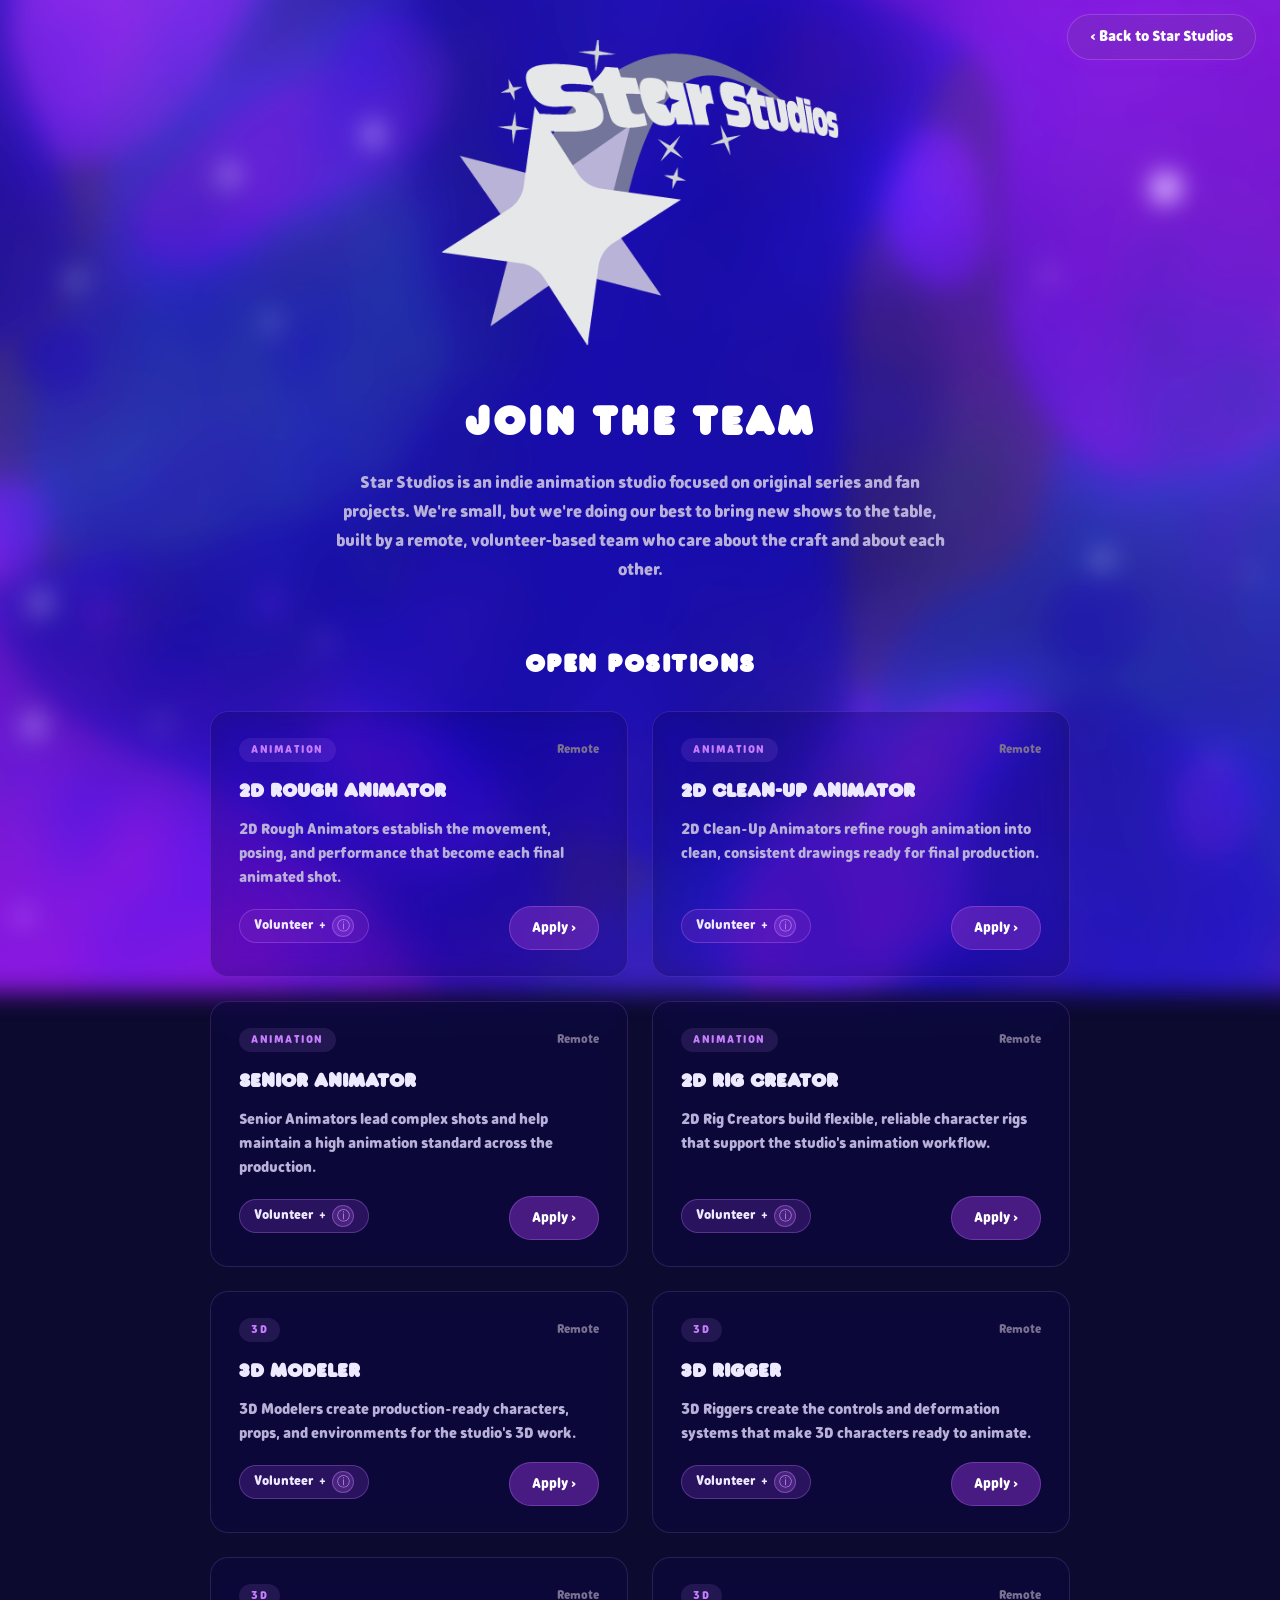
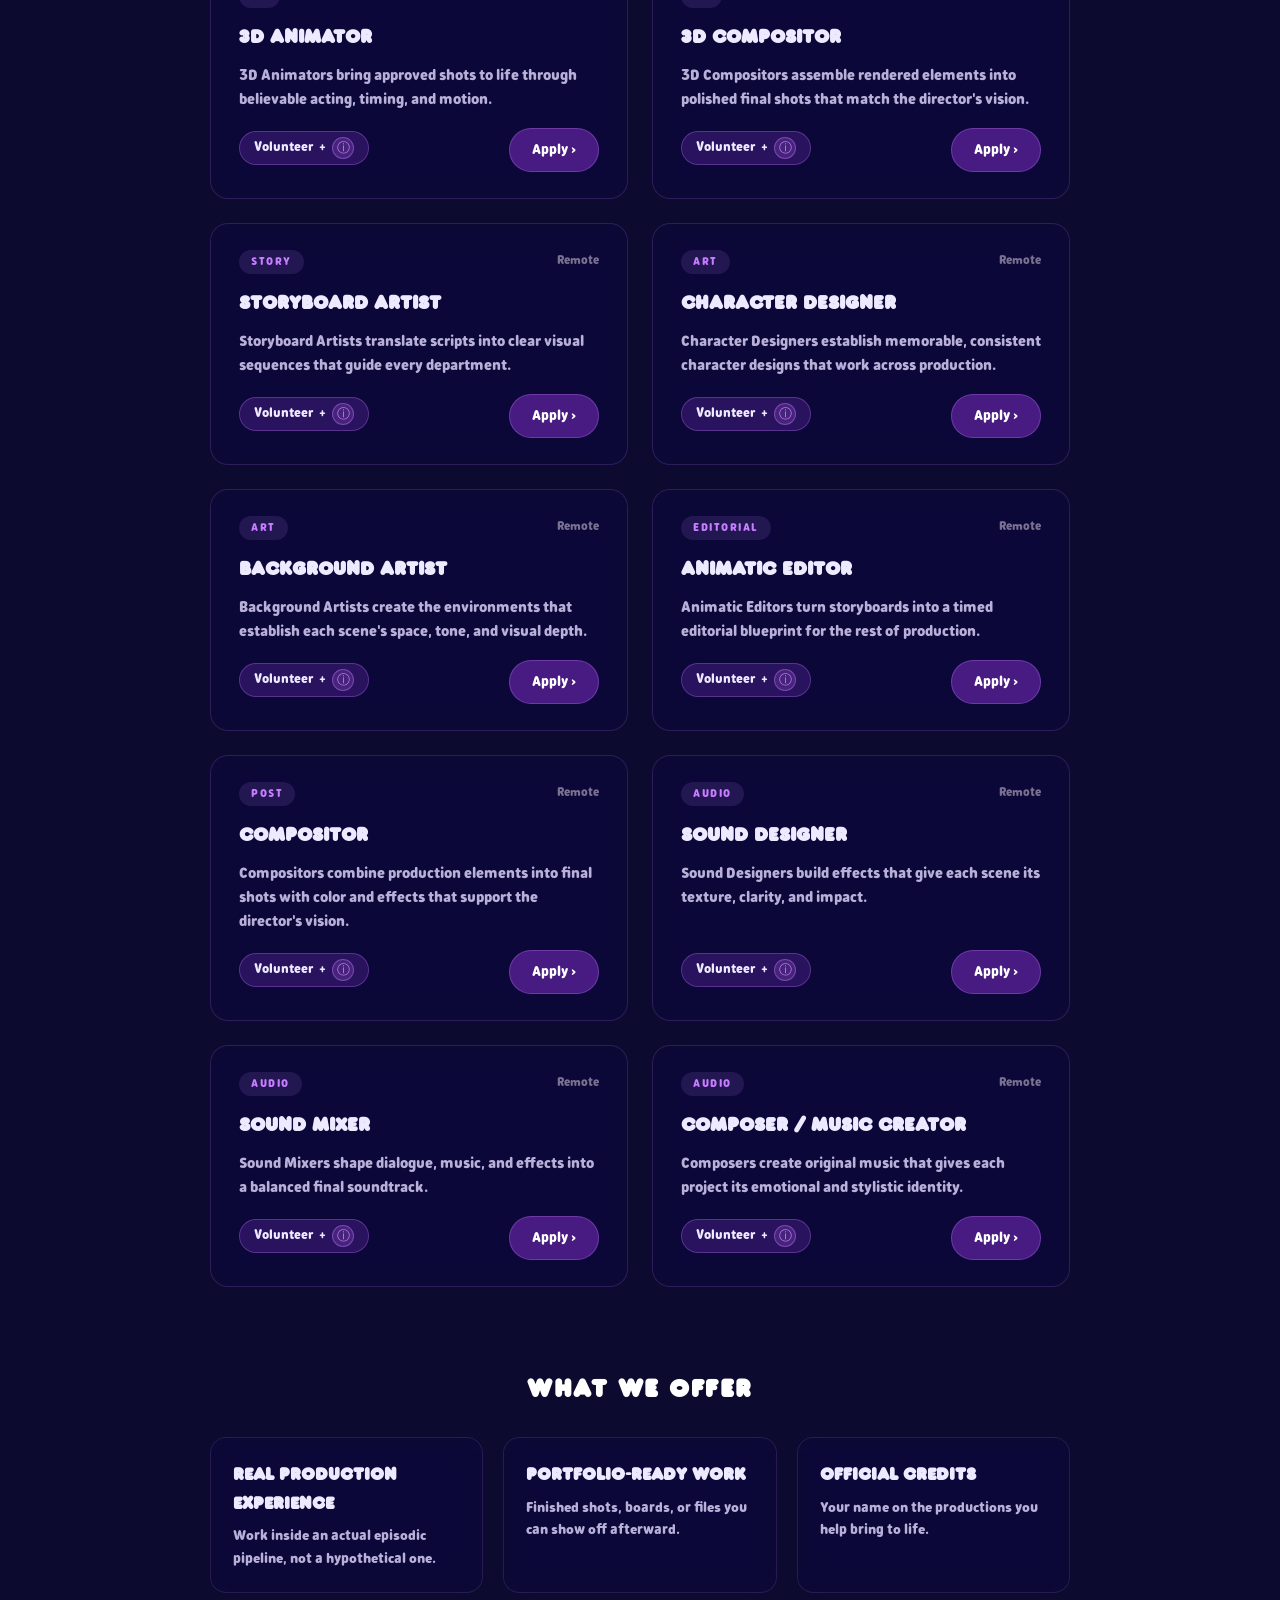
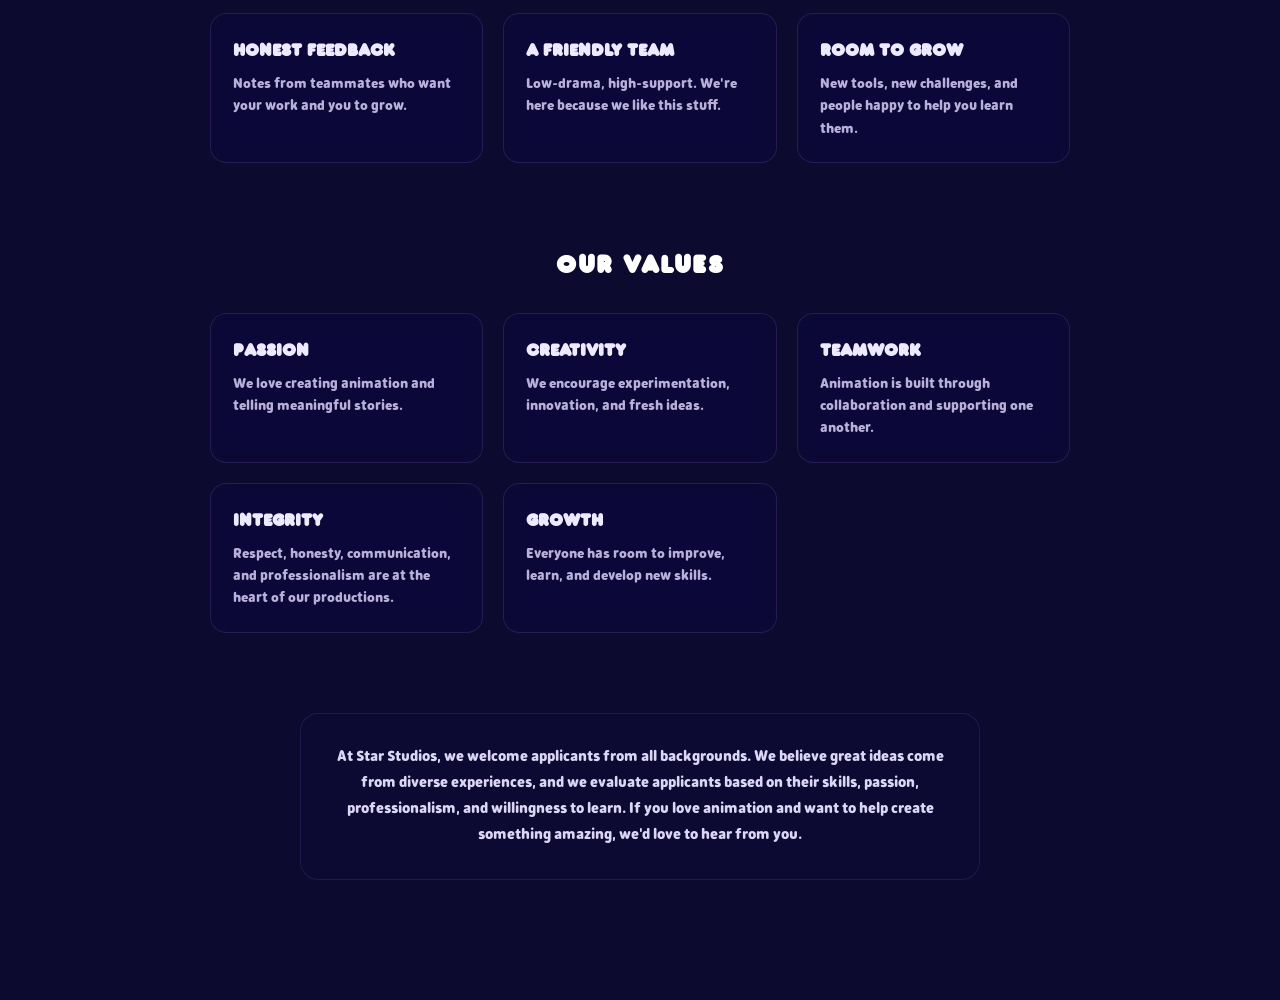
<file: careers/index.html>
<!DOCTYPE html>
<html lang="en">
<head>
    <meta charset="UTF-8">
    <link rel="icon" type="image/png" href="../favicon.png">
    <meta property="og:title" content="Careers - Star Studios">
    <meta property="og:description" content="Join the Star Studios team. Remote, volunteer-based positions across editorial, animation, art, voice, sound, and story.">
    <meta property="og:image" content="https://starstudiosproductionco.com/favicon.png">
    <meta property="og:url" content="https://starstudiosproductionco.com/careers">
    <meta property="og:type" content="website">
    <meta name="theme-color" content="#7B2CBF">
    <meta name="viewport" content="width=device-width, initial-scale=1.0">
    <title>Careers - Star Studios</title>
    <link rel="stylesheet" href="../styles.css">
    <link rel="stylesheet" href="careers.css">
</head>
<body>
    <div id="site-background" aria-hidden="true"></div>

    <nav class="topnav">
        <a href="../" class="topnav-btn">‹ Back to Star Studios</a>
    </nav>

    <div class="container">
        <header>
            <a href="../"><img src="../logo.png" alt="Studio Logo" class="logo"></a>
        </header>

        <section class="careers-hero">
            <h1>JOIN THE TEAM</h1>
            <p id="careers-about"></p>
        </section>

        <h2 class="careers-section-title">OPEN POSITIONS</h2>
        <section class="careers-list" id="careers-list">
            <!-- Career cards are rendered by careers-list.js -->
        </section>

        <h2 class="careers-section-title">WHAT WE OFFER</h2>
        <section class="offer-grid" id="offer-grid">
            <!-- Offer cards rendered by careers-list.js -->
        </section>

        <h2 class="careers-section-title">OUR VALUES</h2>
        <section class="values-grid" id="values-grid">
            <!-- Value cards rendered by careers-list.js -->
        </section>

        <div class="inclusivity-block" id="inclusivity-block"></div>
    </div>

    <script src="js/careers-data.js"></script>
    <script src="js/careers-common.js"></script>
    <script src="js/careers-list.js"></script>

</body>
</html>
</file>
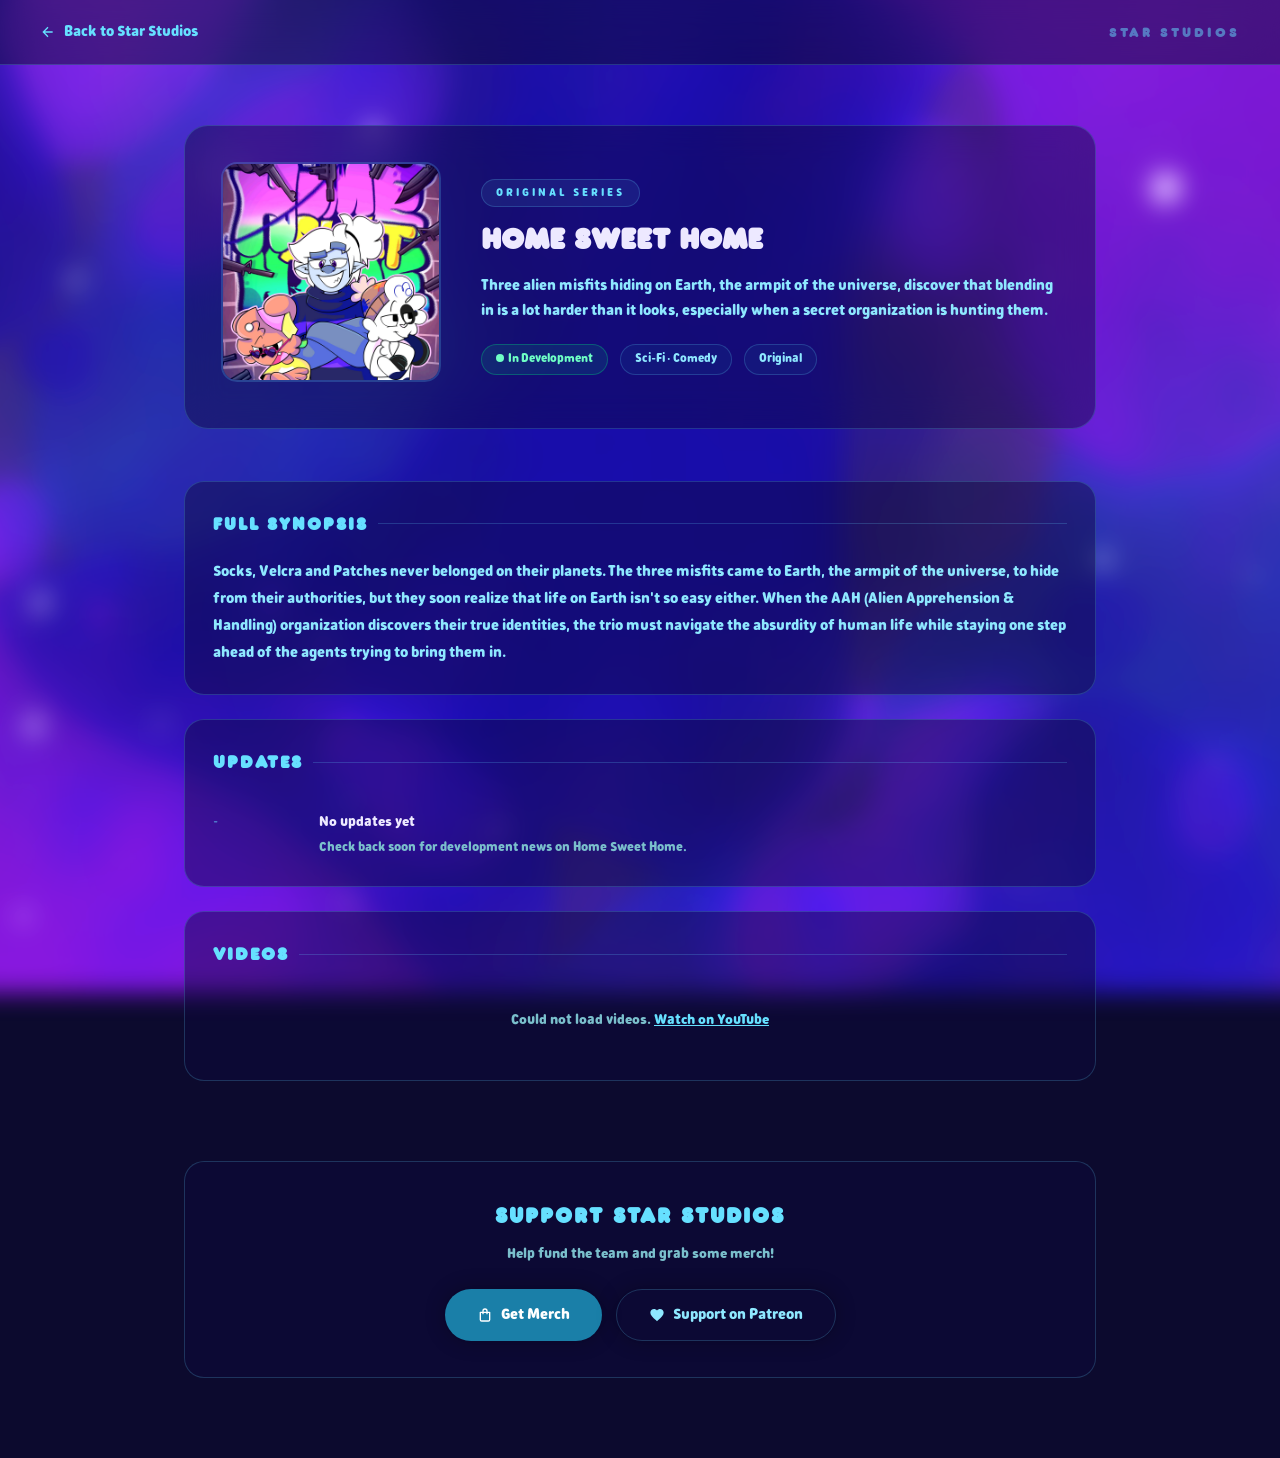
<file: HSH/index.html>
<!DOCTYPE html>
<html lang="en">
<head>
    <meta charset="UTF-8">
    <link rel="icon" type="image/png" href="../favicon.png">
    <meta name="viewport" content="width=device-width, initial-scale=1.0">
    <title>Home Sweet Home, Star Studios</title>
    <link rel="stylesheet" href="../styles.css">
    <style>
        :root {
            --accent: #66E0FF;
            --accent2: #1A7FA8;
            --border: rgba(102,224,255,0.2);
            --accent-dim: rgba(102,224,255,0.5);
            --accent-bg: rgba(102,224,255,0.08);
            --accent-bg2: rgba(26,127,168,0.1);
            --text-soft: #8EE8FF;
            --text-muted: #7ABFCC;
        }
/* ── Shared styles for all show pages ── */

@keyframes fadeInUp {
    from { opacity: 0; transform: translateY(20px); }
    to   { opacity: 1; transform: translateY(0); }
}

/* NAV */
.show-nav {
    position: relative;
    z-index: 10;
    display: flex;
    align-items: center;
    justify-content: space-between;
    padding: 20px 40px;
    border-bottom: 1px solid var(--border);
    backdrop-filter: blur(16px);
    background: rgba(12, 10, 46, 0.5);
}

.back-link {
    display: inline-flex;
    align-items: center;
    gap: 8px;
    color: var(--accent);
    text-decoration: none;
    font-size: 15px;
    transition: color 0.2s;
    font-family: 'Salda', Arial, sans-serif;
}
.back-link:hover { color: #fff; }

.nav-studio {
    font-family: 'Frank', Arial, sans-serif;
    font-size: 14px;
    letter-spacing: 3px;
    color: var(--accent-dim);
    text-transform: uppercase;
}

/* HERO */
.show-hero {
    position: relative;
    z-index: 1;
    max-width: 960px;
    margin: 0 auto;
    padding: 60px 24px 20px;
    animation: fadeInDown 0.6s ease-out;
}

.hero-inner {
    display: flex;
    align-items: center;
    gap: 40px;
    background: rgba(14, 11, 61, 0.45);
    border: 1px solid var(--border);
    border-radius: 24px;
    padding: 36px;
    backdrop-filter: blur(18px);
}

.hero-img { flex: 0 0 220px; }
.hero-img img {
    width: 220px;
    height: 220px;
    object-fit: cover;
    border-radius: 16px;
    border: 2px solid var(--border);
}

.hero-info { flex: 1; }

.show-tag {
    display: inline-block;
    font-size: 11px;
    letter-spacing: 3px;
    text-transform: uppercase;
    color: var(--accent);
    background: var(--accent-bg);
    border: 1px solid var(--border);
    border-radius: 20px;
    padding: 4px 14px;
    margin-bottom: 14px;
    font-family: 'Salda', Arial, sans-serif;
}

.hero-info h1 {
    font-family: 'Frank', Arial, sans-serif;
    font-size: 30px;
    line-height: 1.2;
    color: #EDE9FF;
    margin-bottom: 16px;
}

.hero-info p {
    font-size: 15px;
    color: var(--text-soft);
    line-height: 1.7;
}

.status-row {
    display: flex;
    gap: 12px;
    margin-top: 20px;
    flex-wrap: wrap;
}

.badge {
    font-size: 12px;
    padding: 5px 14px;
    border-radius: 20px;
    background: var(--accent-bg2);
    border: 1px solid var(--border);
    color: var(--text-soft);
    font-family: 'Salda', Arial, sans-serif;
}
.badge-green {
    background: rgba(0, 200, 120, 0.12);
    border-color: rgba(0, 200, 120, 0.35);
    color: #6EFFC5;
}
.badge-orange {
    background: rgba(255, 165, 0, 0.12);
    border-color: rgba(255, 165, 0, 0.35);
    color: #FFD080;
}

/* CONTENT GRID */
.show-content {
    position: relative;
    z-index: 1;
    max-width: 960px;
    margin: 0 auto;
    padding: 32px 24px 80px;
    display: grid;
    grid-template-columns: 1fr 1fr;
    gap: 24px;
    animation: fadeInUp 0.7s ease-out 0.15s both;
}

.show-card {
    background: rgba(14, 11, 61, 0.45);
    border: 1px solid var(--border);
    border-radius: 20px;
    padding: 28px;
    backdrop-filter: blur(16px);
}
.show-card.full { grid-column: 1 / -1; }

.show-card h2 {
    font-family: 'Frank', Arial, sans-serif;
    font-size: 18px;
    letter-spacing: 2px;
    color: var(--accent);
    margin-bottom: 20px;
    display: flex;
    align-items: center;
    gap: 10px;
}
.show-card h2::after {
    content: '';
    flex: 1;
    height: 1px;
    background: var(--border);
}

.card-body {
    font-size: 15px;
    color: var(--text-soft);
    line-height: 1.8;
}

/* UPDATES */
.update-item {
    display: flex;
    gap: 16px;
    padding: 14px 0;
    border-bottom: 1px solid rgba(255,255,255,0.05);
}
.update-item:last-child { border-bottom: none; padding-bottom: 0; }

.update-date {
    flex: 0 0 90px;
    font-size: 12px;
    color: var(--accent-dim);
    padding-top: 2px;
    font-family: 'Salda', Arial, sans-serif;
}

.update-body strong {
    display: block;
    font-size: 14px;
    color: #EDE9FF;
    margin-bottom: 4px;
}
.update-body p { font-size: 13px; color: var(--text-muted); }

/* TEASERS */
.teaser-item {
    background: var(--accent-bg2);
    border: 1px solid var(--border);
    border-radius: 12px;
    padding: 16px 18px;
    margin-bottom: 12px;
}
.teaser-item:last-child { margin-bottom: 0; }

.teaser-label {
    font-size: 11px;
    letter-spacing: 2px;
    text-transform: uppercase;
    color: var(--accent);
    margin-bottom: 6px;
    font-family: 'Salda', Arial, sans-serif;
}

.teaser-item p { font-size: 14px; color: var(--text-soft); line-height: 1.6; }

/* CHARACTERS */
.char-list { display: flex; flex-direction: column; gap: 12px; }

.char-item { display: flex; gap: 14px; align-items: flex-start; }

.char-icon {
    flex: 0 0 40px;
    height: 40px;
    border-radius: 50%;
    background: linear-gradient(135deg, var(--accent2), var(--accent));
    display: flex;
    align-items: center;
    justify-content: center;
    font-size: 18px;
}

.char-info strong { display: block; font-size: 14px; color: #EDE9FF; }
.char-info span { font-size: 13px; color: var(--text-muted); }

/* GENRE TAGS */
.genre-tags { display: flex; flex-wrap: wrap; gap: 8px; }

.genre-tag {
    font-size: 13px;
    padding: 6px 16px;
    border-radius: 20px;
    background: var(--accent-bg);
    border: 1px solid var(--border);
    color: var(--text-soft);
    font-family: 'Salda', Arial, sans-serif;
}

.card-note {
    margin-top: 16px;
    font-size: 13px;
    color: var(--text-muted);
}

/* DISCLAIMER */
.disclaimer-box {
    background: rgba(255, 165, 0, 0.08);
    border: 1px solid rgba(255, 165, 0, 0.25);
    border-radius: 12px;
    padding: 14px 18px;
    margin-bottom: 20px;
    font-size: 13px;
    color: #FFD080;
    line-height: 1.6;
}

/* RESPONSIVE */
@media (max-width: 680px) {
    .show-content { grid-template-columns: 1fr; }
    .show-card.full { grid-column: 1; }
    .hero-inner { flex-direction: column; text-align: center; }
    .status-row { justify-content: center; }
    .show-nav { padding: 16px 20px; }
}


/* EPISODES */
.episodes-list {
    display: flex;
    flex-direction: column;
    gap: 16px;
}
.episode-item {
    display: flex;
    gap: 18px;
    align-items: flex-start;
    background: var(--accent-bg2);
    border: 1px solid var(--border);
    border-radius: 14px;
    padding: 16px;
    text-decoration: none;
    transition: border-color 0.2s, transform 0.2s;
    cursor: pointer;
}
.episode-item:hover {
    border-color: var(--accent);
    transform: translateX(4px);
}
.ep-thumb {
    flex: 0 0 160px;
    height: 90px;
    border-radius: 8px;
    overflow: hidden;
    background: rgba(0,0,0,0.4);
    position: relative;
    flex-shrink: 0;
}
.ep-thumb img {
    width: 100%;
    height: 100%;
    object-fit: cover;
    display: block;
}
.ep-play {
    position: absolute;
    inset: 0;
    display: flex;
    align-items: center;
    justify-content: center;
    background: rgba(0,0,0,0.3);
    transition: background 0.2s;
}
.episode-item:hover .ep-play { background: rgba(0,0,0,0.1); }
.ep-info { flex: 1; min-width: 0; }
.ep-num {
    font-size: 11px;
    letter-spacing: 2px;
    text-transform: uppercase;
    color: var(--accent-dim);
    margin-bottom: 4px;
    font-family: 'Salda', Arial, sans-serif;
}
.ep-title {
    font-family: 'Salda', Arial, sans-serif;
    font-size: 15px;
    color: #EDE9FF;
    margin-bottom: 5px;
    white-space: nowrap;
    overflow: hidden;
    text-overflow: ellipsis;
    text-transform: none;
}
.ep-desc {
    font-size: 13px;
    color: var(--text-muted);
    line-height: 1.5;
    display: -webkit-box;
    -webkit-line-clamp: 2;
    -webkit-box-orient: vertical;
    overflow: hidden;
}
.episodes-loading {
    text-align: center;
    padding: 30px;
    color: var(--accent-dim);
    font-size: 14px;
    font-family: 'Salda', Arial, sans-serif;
}
.episodes-error {
    text-align: center;
    padding: 20px;
    color: var(--text-muted);
    font-size: 14px;
}
.episodes-error a { color: var(--accent); }

/* MERCH */
.merch-section {
    position: relative;
    z-index: 1;
    max-width: 960px;
    margin: 0 auto;
    padding: 0 24px 80px;
    animation: fadeInUp 0.7s ease-out 0.3s both;
}
.merch-inner {
    background: rgba(14, 11, 61, 0.45);
    border: 1px solid var(--border);
    border-radius: 20px;
    padding: 36px;
    backdrop-filter: blur(16px);
    text-align: center;
}
.merch-inner h2 {
    font-family: 'Frank', Arial, sans-serif;
    font-size: 22px;
    letter-spacing: 2px;
    color: var(--accent);
    margin-bottom: 10px;
}
.merch-inner p {
    font-size: 14px;
    color: var(--text-muted);
    margin-bottom: 24px;
}
.merch-buttons {
    display: flex;
    gap: 14px;
    justify-content: center;
    flex-wrap: wrap;
}
.merch-btn {
    display: inline-flex;
    align-items: center;
    gap: 8px;
    color: #fff;
    background: var(--accent2);
    padding: 13px 32px;
    text-decoration: none;
    border-radius: 30px;
    font-size: 15px;
    font-family: 'Salda', Arial, sans-serif;
    transition: opacity 0.2s, box-shadow 0.2s;
    box-shadow: 0 0 20px rgba(0,0,0,0.3);
}
.merch-btn:hover { opacity: 0.85; box-shadow: 0 0 30px rgba(0,0,0,0.5); }
.merch-btn.secondary {
    background: transparent;
    border: 1px solid var(--border);
    color: var(--text-soft);
}

@media (max-width: 680px) {
    .ep-thumb { flex: 0 0 110px; height: 65px; }
    .ep-title { font-size: 13px; }
}

    </style>
</head>
<body>
    <div id="site-background" aria-hidden="true"></div>
    <nav class="show-nav">
        <a href="../index.html" class="back-link">
            <svg width="16" height="16" fill="none" stroke="currentColor" stroke-width="2" viewBox="0 0 24 24"><path d="M19 12H5M12 5l-7 7 7 7"/></svg>
            Back to Star Studios
        </a>
        <span class="nav-studio">Star Studios</span>
    </nav>
    <div class="show-hero">
        <div class="hero-inner">
            <div class="hero-img"><img src="../hsh.png" alt="Home Sweet Home"></div>
            <div class="hero-info">
                <span class="show-tag">Original Series</span>
                <h1>HOME SWEET HOME</h1>
                <p>Three alien misfits hiding on Earth, the armpit of the universe, discover that blending in is a lot harder than it looks, especially when a secret organization is hunting them.</p>
                <div class="status-row">
                    <span class="badge badge-green"><svg width="8" height="8" viewBox="0 0 8 8" fill="currentColor" style="flex-shrink:0;margin-right:2px"><circle cx="4" cy="4" r="4"/></svg> In Development</span>
                    <span class="badge">Sci-Fi · Comedy</span>
                    <span class="badge">Original</span>
                </div>
            </div>
        </div>
    </div>
    <div class="show-content">
        <div class="show-card full">
            <h2>FULL SYNOPSIS</h2>
            <p class="card-body">Socks, Velcra and Patches never belonged on their planets. The three misfits came to Earth, the armpit of the universe, to hide from their authorities, but they soon realize that life on Earth isn't so easy either. When the AAH (Alien Apprehension & Handling) organization discovers their true identities, the trio must navigate the absurdity of human life while staying one step ahead of the agents trying to bring them in.</p>
        </div>
        <div class="show-card full">
            <h2>UPDATES</h2>
            <div class="update-item"><span class="update-date">-</span><div class="update-body"><strong>No updates yet</strong><p>Check back soon for development news on Home Sweet Home.</p></div></div>
        </div>
        <div class="show-card full">
            <h2>VIDEOS</h2>
            <div class="episodes-list" id="episodes-container">
                <div class="episodes-loading">Loading videos...</div>
            </div>
        </div>
    </div>
    <div class="merch-section">
        <div class="merch-inner">
            <h2>SUPPORT STAR STUDIOS</h2>
            <p>Help fund the team and grab some merch!</p>
            <div class="merch-buttons">
                <a href="https://star-studios-shop.fourthwall.com/collections/home-sweet-home-collection" class="merch-btn" target="_blank"><svg width="16" height="16" viewBox="0 0 24 24" fill="currentColor" style="flex-shrink:0"><path d="M19 7h-3V6a4 4 0 0 0-8 0v1H5a1 1 0 0 0-1 1v11a3 3 0 0 0 3 3h10a3 3 0 0 0 3-3V8a1 1 0 0 0-1-1zm-9-1a2 2 0 0 1 4 0v1h-4zm8 13a1 1 0 0 1-1 1H7a1 1 0 0 1-1-1V9h2v1a1 1 0 0 0 2 0V9h4v1a1 1 0 0 0 2 0V9h2z"/></svg> Get Merch</a>
                <a href="https://www.patreon.com/cw/StarStudiosAnimation" class="merch-btn secondary" target="_blank"><svg width="16" height="16" viewBox="0 0 24 24" fill="currentColor" style="flex-shrink:0"><path d="M12 21.35l-1.45-1.32C5.4 15.36 2 12.28 2 8.5 2 5.42 4.42 3 7.5 3c1.74 0 3.41.81 4.5 2.09C13.09 3.81 14.76 3 16.5 3 19.58 3 22 5.42 22 8.5c0 3.78-3.4 6.86-8.55 11.54z"/></svg> Support on Patreon</a>
            </div>
        </div>
    </div>
    <script>
(function() {
    const PLAYLIST_ID = 'PLb_p87Nr8sJLF_k2LwASW_n5ouHVqlkpS';
    const container = document.getElementById('episodes-container');
    const rssUrl = 'https://www.youtube.com/feeds/videos.xml?playlist_id=' + PLAYLIST_ID;
    const corsProxy = 'https://api.allorigins.win/get?url=' + encodeURIComponent(rssUrl);

    container.innerHTML = '<div class="episodes-loading">Loading videos...</div>';

    fetch(corsProxy)
        .then(r => r.json())
        .then(data => {
            const parser = new DOMParser();
            const xml = parser.parseFromString(data.contents, 'text/xml');
            const entries = xml.querySelectorAll('entry');

            if (!entries.length) {
                container.innerHTML = '<div class="episodes-error">No videos yet. <a href="https://www.youtube.com/playlist?list=' + PLAYLIST_ID + '" target="_blank">View on YouTube</a></div>';
                return;
            }

            let html = '';
            entries.forEach((entry, i) => {
                const title = entry.querySelector('title')?.textContent || 'Untitled';
                const videoId = entry.querySelector('videoId')?.textContent || '';
                const link = entry.querySelector('link')?.getAttribute('href') || '#';
                const desc = entry.querySelector('description')?.textContent || '';
                const thumb = 'https://img.youtube.com/vi/' + videoId + '/mqdefault.jpg';

                html += '<a href="' + link + '" class="episode-item" target="_blank">' +
                    '<div class="ep-thumb">' +
                        '<img src="' + thumb + '" alt="' + title.replace(/"/g,'&quot;') + '" loading="lazy">' +
                        '<div class="ep-play"><svg width="30" height="30" viewBox="0 0 24 24" fill="white"><path d="M8 5v14l11-7z"/></svg></div>' +
                    '</div>' +
                    '<div class="ep-info">' +
                        '<div class="ep-num">Video ' + (i + 1) + '</div>' +
                        '<div class="ep-title">' + title + '</div>' +
                        '<div class="ep-desc">' + desc.slice(0, 120) + (desc.length > 120 ? '…' : '') + '</div>' +
                    '</div>' +
                '</a>';
            });

            container.innerHTML = html;
        })
        .catch(() => {
            container.innerHTML = '<div class="episodes-error">Could not load videos. <a href="https://www.youtube.com/playlist?list=' + PLAYLIST_ID + '" target="_blank">Watch on YouTube</a></div>';
        });
})();
</script>
</body>
</html>
</file>
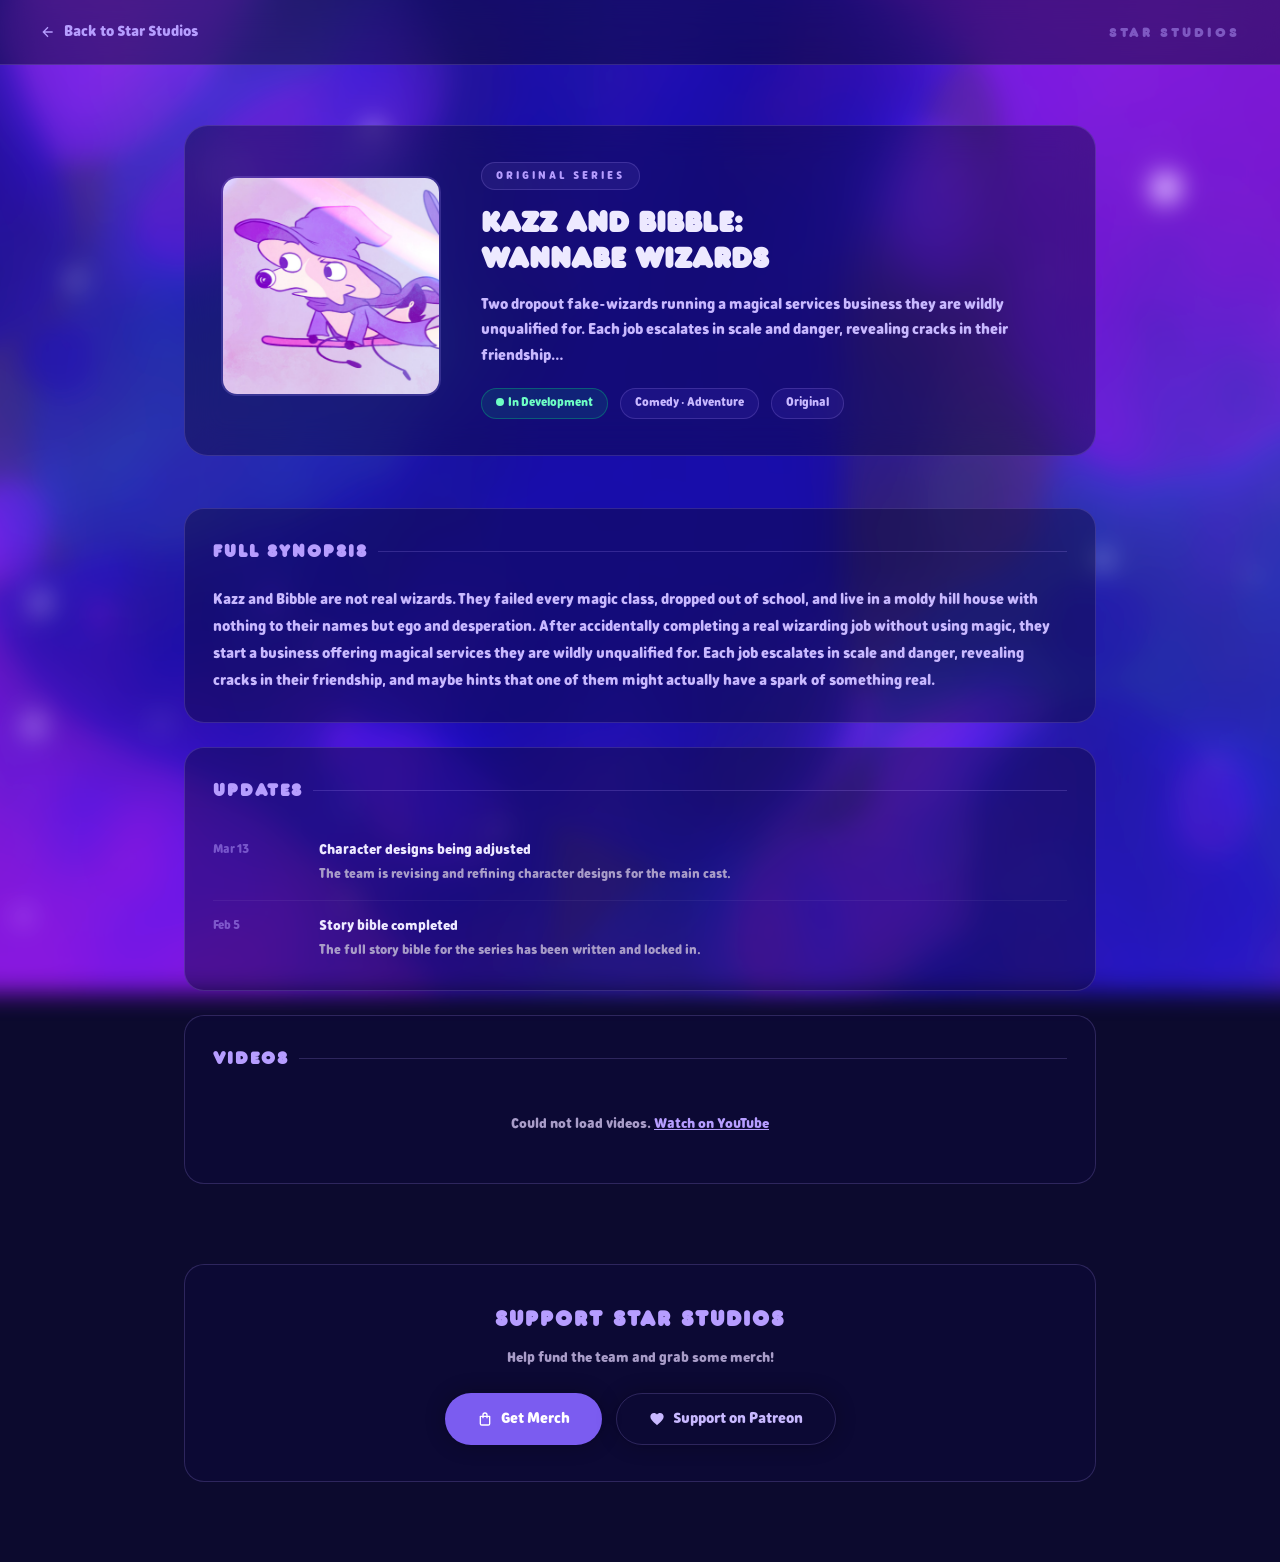
<file: KBWW/index.html>
<!DOCTYPE html>
<html lang="en">
<head>
    <meta charset="UTF-8">
    <link rel="icon" type="image/png" href="../favicon.png">
    <meta name="viewport" content="width=device-width, initial-scale=1.0">
    <title>Kazz & Bibble: Wannabe Wizards, Star Studios</title>
    <link rel="stylesheet" href="../styles.css">
    <style>
        :root {
            --accent: #B69DFF;
            --accent2: #7B5CF0;
            --border: rgba(182,157,255,0.2);
            --accent-dim: rgba(182,157,255,0.5);
            --accent-bg: rgba(182,157,255,0.08);
            --accent-bg2: rgba(123,92,240,0.1);
            --text-soft: #C8B8FF;
            --text-muted: #A89CC8;
        }
/* ── Shared styles for all show pages ── */

@keyframes fadeInUp {
    from { opacity: 0; transform: translateY(20px); }
    to   { opacity: 1; transform: translateY(0); }
}

/* NAV */
.show-nav {
    position: relative;
    z-index: 10;
    display: flex;
    align-items: center;
    justify-content: space-between;
    padding: 20px 40px;
    border-bottom: 1px solid var(--border);
    backdrop-filter: blur(16px);
    background: rgba(12, 10, 46, 0.5);
}

.back-link {
    display: inline-flex;
    align-items: center;
    gap: 8px;
    color: var(--accent);
    text-decoration: none;
    font-size: 15px;
    transition: color 0.2s;
    font-family: 'Salda', Arial, sans-serif;
}
.back-link:hover { color: #fff; }

.nav-studio {
    font-family: 'Frank', Arial, sans-serif;
    font-size: 14px;
    letter-spacing: 3px;
    color: var(--accent-dim);
    text-transform: uppercase;
}

/* HERO */
.show-hero {
    position: relative;
    z-index: 1;
    max-width: 960px;
    margin: 0 auto;
    padding: 60px 24px 20px;
    animation: fadeInDown 0.6s ease-out;
}

.hero-inner {
    display: flex;
    align-items: center;
    gap: 40px;
    background: rgba(14, 11, 61, 0.45);
    border: 1px solid var(--border);
    border-radius: 24px;
    padding: 36px;
    backdrop-filter: blur(18px);
}

.hero-img { flex: 0 0 220px; }
.hero-img img {
    width: 220px;
    height: 220px;
    object-fit: cover;
    border-radius: 16px;
    border: 2px solid var(--border);
}

.hero-info { flex: 1; }

.show-tag {
    display: inline-block;
    font-size: 11px;
    letter-spacing: 3px;
    text-transform: uppercase;
    color: var(--accent);
    background: var(--accent-bg);
    border: 1px solid var(--border);
    border-radius: 20px;
    padding: 4px 14px;
    margin-bottom: 14px;
    font-family: 'Salda', Arial, sans-serif;
}

.hero-info h1 {
    font-family: 'Frank', Arial, sans-serif;
    font-size: 30px;
    line-height: 1.2;
    color: #EDE9FF;
    margin-bottom: 16px;
}

.hero-info p {
    font-size: 15px;
    color: var(--text-soft);
    line-height: 1.7;
}

.status-row {
    display: flex;
    gap: 12px;
    margin-top: 20px;
    flex-wrap: wrap;
}

.badge {
    font-size: 12px;
    padding: 5px 14px;
    border-radius: 20px;
    background: var(--accent-bg2);
    border: 1px solid var(--border);
    color: var(--text-soft);
    font-family: 'Salda', Arial, sans-serif;
}
.badge-green {
    background: rgba(0, 200, 120, 0.12);
    border-color: rgba(0, 200, 120, 0.35);
    color: #6EFFC5;
}
.badge-orange {
    background: rgba(255, 165, 0, 0.12);
    border-color: rgba(255, 165, 0, 0.35);
    color: #FFD080;
}

/* CONTENT GRID */
.show-content {
    position: relative;
    z-index: 1;
    max-width: 960px;
    margin: 0 auto;
    padding: 32px 24px 80px;
    display: grid;
    grid-template-columns: 1fr 1fr;
    gap: 24px;
    animation: fadeInUp 0.7s ease-out 0.15s both;
}

.show-card {
    background: rgba(14, 11, 61, 0.45);
    border: 1px solid var(--border);
    border-radius: 20px;
    padding: 28px;
    backdrop-filter: blur(16px);
}
.show-card.full { grid-column: 1 / -1; }

.show-card h2 {
    font-family: 'Frank', Arial, sans-serif;
    font-size: 18px;
    letter-spacing: 2px;
    color: var(--accent);
    margin-bottom: 20px;
    display: flex;
    align-items: center;
    gap: 10px;
}
.show-card h2::after {
    content: '';
    flex: 1;
    height: 1px;
    background: var(--border);
}

.card-body {
    font-size: 15px;
    color: var(--text-soft);
    line-height: 1.8;
}

/* UPDATES */
.update-item {
    display: flex;
    gap: 16px;
    padding: 14px 0;
    border-bottom: 1px solid rgba(255,255,255,0.05);
}
.update-item:last-child { border-bottom: none; padding-bottom: 0; }

.update-date {
    flex: 0 0 90px;
    font-size: 12px;
    color: var(--accent-dim);
    padding-top: 2px;
    font-family: 'Salda', Arial, sans-serif;
}

.update-body strong {
    display: block;
    font-size: 14px;
    color: #EDE9FF;
    margin-bottom: 4px;
}
.update-body p { font-size: 13px; color: var(--text-muted); }

/* TEASERS */
.teaser-item {
    background: var(--accent-bg2);
    border: 1px solid var(--border);
    border-radius: 12px;
    padding: 16px 18px;
    margin-bottom: 12px;
}
.teaser-item:last-child { margin-bottom: 0; }

.teaser-label {
    font-size: 11px;
    letter-spacing: 2px;
    text-transform: uppercase;
    color: var(--accent);
    margin-bottom: 6px;
    font-family: 'Salda', Arial, sans-serif;
}

.teaser-item p { font-size: 14px; color: var(--text-soft); line-height: 1.6; }

/* CHARACTERS */
.char-list { display: flex; flex-direction: column; gap: 12px; }

.char-item { display: flex; gap: 14px; align-items: flex-start; }

.char-icon {
    flex: 0 0 40px;
    height: 40px;
    border-radius: 50%;
    background: linear-gradient(135deg, var(--accent2), var(--accent));
    display: flex;
    align-items: center;
    justify-content: center;
    font-size: 18px;
}

.char-info strong { display: block; font-size: 14px; color: #EDE9FF; }
.char-info span { font-size: 13px; color: var(--text-muted); }

/* GENRE TAGS */
.genre-tags { display: flex; flex-wrap: wrap; gap: 8px; }

.genre-tag {
    font-size: 13px;
    padding: 6px 16px;
    border-radius: 20px;
    background: var(--accent-bg);
    border: 1px solid var(--border);
    color: var(--text-soft);
    font-family: 'Salda', Arial, sans-serif;
}

.card-note {
    margin-top: 16px;
    font-size: 13px;
    color: var(--text-muted);
}

/* DISCLAIMER */
.disclaimer-box {
    background: rgba(255, 165, 0, 0.08);
    border: 1px solid rgba(255, 165, 0, 0.25);
    border-radius: 12px;
    padding: 14px 18px;
    margin-bottom: 20px;
    font-size: 13px;
    color: #FFD080;
    line-height: 1.6;
}

/* RESPONSIVE */
@media (max-width: 680px) {
    .show-content { grid-template-columns: 1fr; }
    .show-card.full { grid-column: 1; }
    .hero-inner { flex-direction: column; text-align: center; }
    .status-row { justify-content: center; }
    .show-nav { padding: 16px 20px; }
}


/* EPISODES */
.episodes-list {
    display: flex;
    flex-direction: column;
    gap: 16px;
}
.episode-item {
    display: flex;
    gap: 18px;
    align-items: flex-start;
    background: var(--accent-bg2);
    border: 1px solid var(--border);
    border-radius: 14px;
    padding: 16px;
    text-decoration: none;
    transition: border-color 0.2s, transform 0.2s;
    cursor: pointer;
}
.episode-item:hover {
    border-color: var(--accent);
    transform: translateX(4px);
}
.ep-thumb {
    flex: 0 0 160px;
    height: 90px;
    border-radius: 8px;
    overflow: hidden;
    background: rgba(0,0,0,0.4);
    position: relative;
    flex-shrink: 0;
}
.ep-thumb img {
    width: 100%;
    height: 100%;
    object-fit: cover;
    display: block;
}
.ep-play {
    position: absolute;
    inset: 0;
    display: flex;
    align-items: center;
    justify-content: center;
    background: rgba(0,0,0,0.3);
    transition: background 0.2s;
}
.episode-item:hover .ep-play { background: rgba(0,0,0,0.1); }
.ep-info { flex: 1; min-width: 0; }
.ep-num {
    font-size: 11px;
    letter-spacing: 2px;
    text-transform: uppercase;
    color: var(--accent-dim);
    margin-bottom: 4px;
    font-family: 'Salda', Arial, sans-serif;
}
.ep-title {
    font-family: 'Salda', Arial, sans-serif;
    font-size: 15px;
    color: #EDE9FF;
    margin-bottom: 5px;
    white-space: nowrap;
    overflow: hidden;
    text-overflow: ellipsis;
    text-transform: none;
}
.ep-desc {
    font-size: 13px;
    color: var(--text-muted);
    line-height: 1.5;
    display: -webkit-box;
    -webkit-line-clamp: 2;
    -webkit-box-orient: vertical;
    overflow: hidden;
}
.episodes-loading {
    text-align: center;
    padding: 30px;
    color: var(--accent-dim);
    font-size: 14px;
    font-family: 'Salda', Arial, sans-serif;
}
.episodes-error {
    text-align: center;
    padding: 20px;
    color: var(--text-muted);
    font-size: 14px;
}
.episodes-error a { color: var(--accent); }

/* MERCH */
.merch-section {
    position: relative;
    z-index: 1;
    max-width: 960px;
    margin: 0 auto;
    padding: 0 24px 80px;
    animation: fadeInUp 0.7s ease-out 0.3s both;
}
.merch-inner {
    background: rgba(14, 11, 61, 0.45);
    border: 1px solid var(--border);
    border-radius: 20px;
    padding: 36px;
    backdrop-filter: blur(16px);
    text-align: center;
}
.merch-inner h2 {
    font-family: 'Frank', Arial, sans-serif;
    font-size: 22px;
    letter-spacing: 2px;
    color: var(--accent);
    margin-bottom: 10px;
}
.merch-inner p {
    font-size: 14px;
    color: var(--text-muted);
    margin-bottom: 24px;
}
.merch-buttons {
    display: flex;
    gap: 14px;
    justify-content: center;
    flex-wrap: wrap;
}
.merch-btn {
    display: inline-flex;
    align-items: center;
    gap: 8px;
    color: #fff;
    background: var(--accent2);
    padding: 13px 32px;
    text-decoration: none;
    border-radius: 30px;
    font-size: 15px;
    font-family: 'Salda', Arial, sans-serif;
    transition: opacity 0.2s, box-shadow 0.2s;
    box-shadow: 0 0 20px rgba(0,0,0,0.3);
}
.merch-btn:hover { opacity: 0.85; box-shadow: 0 0 30px rgba(0,0,0,0.5); }
.merch-btn.secondary {
    background: transparent;
    border: 1px solid var(--border);
    color: var(--text-soft);
}

@media (max-width: 680px) {
    .ep-thumb { flex: 0 0 110px; height: 65px; }
    .ep-title { font-size: 13px; }
}

    </style>
</head>
<body>
    <div id="site-background" aria-hidden="true"></div>
    <nav class="show-nav">
        <a href="../index.html" class="back-link">
            <svg width="16" height="16" fill="none" stroke="currentColor" stroke-width="2" viewBox="0 0 24 24"><path d="M19 12H5M12 5l-7 7 7 7"/></svg>
            Back to Star Studios
        </a>
        <span class="nav-studio">Star Studios</span>
    </nav>
    <div class="show-hero">
        <div class="hero-inner">
            <div class="hero-img"><img src="../kazz-bibble.png" alt="Kazz and Bibble"></div>
            <div class="hero-info">
                <span class="show-tag">Original Series</span>
                <h1>KAZZ AND BIBBLE:<br>WANNABE WIZARDS</h1>
                <p>Two dropout fake-wizards running a magical services business they are wildly unqualified for. Each job escalates in scale and danger, revealing cracks in their friendship…</p>
                <div class="status-row">
                    <span class="badge badge-green"><svg width="8" height="8" viewBox="0 0 8 8" fill="currentColor" style="flex-shrink:0;margin-right:2px"><circle cx="4" cy="4" r="4"/></svg> In Development</span>
                    <span class="badge">Comedy · Adventure</span>
                    <span class="badge">Original</span>
                </div>
            </div>
        </div>
    </div>
    <div class="show-content">
        <div class="show-card full">
            <h2>FULL SYNOPSIS</h2>
            <p class="card-body">Kazz and Bibble are not real wizards. They failed every magic class, dropped out of school, and live in a moldy hill house with nothing to their names but ego and desperation. After accidentally completing a real wizarding job without using magic, they start a business offering magical services they are wildly unqualified for. Each job escalates in scale and danger, revealing cracks in their friendship, and maybe hints that one of them might actually have a spark of something real.</p>
        </div>
        <div class="show-card full">
            <h2>UPDATES</h2>
            <div class="update-item"><span class="update-date">Mar 13</span><div class="update-body"><strong>Character designs being adjusted</strong><p>The team is revising and refining character designs for the main cast.</p></div></div>
            <div class="update-item"><span class="update-date">Feb 5</span><div class="update-body"><strong>Story bible completed</strong><p>The full story bible for the series has been written and locked in.</p></div></div>
        </div>
        <div class="show-card full">
            <h2>VIDEOS</h2>
            <div class="episodes-list" id="episodes-container">
                <div class="episodes-loading">Loading videos...</div>
            </div>
        </div>
    </div>
    <div class="merch-section">
        <div class="merch-inner">
            <h2>SUPPORT STAR STUDIOS</h2>
            <p>Help fund the team and grab some merch!</p>
            <div class="merch-buttons">
                <a href="https://star-studios-shop.fourthwall.com/collections/kazz-and-bibble-wannabe-wizards" class="merch-btn" target="_blank"><svg width="16" height="16" viewBox="0 0 24 24" fill="currentColor" style="flex-shrink:0"><path d="M19 7h-3V6a4 4 0 0 0-8 0v1H5a1 1 0 0 0-1 1v11a3 3 0 0 0 3 3h10a3 3 0 0 0 3-3V8a1 1 0 0 0-1-1zm-9-1a2 2 0 0 1 4 0v1h-4zm8 13a1 1 0 0 1-1 1H7a1 1 0 0 1-1-1V9h2v1a1 1 0 0 0 2 0V9h4v1a1 1 0 0 0 2 0V9h2z"/></svg> Get Merch</a>
                <a href="https://www.patreon.com/cw/StarStudiosAnimation" class="merch-btn secondary" target="_blank"><svg width="16" height="16" viewBox="0 0 24 24" fill="currentColor" style="flex-shrink:0"><path d="M12 21.35l-1.45-1.32C5.4 15.36 2 12.28 2 8.5 2 5.42 4.42 3 7.5 3c1.74 0 3.41.81 4.5 2.09C13.09 3.81 14.76 3 16.5 3 19.58 3 22 5.42 22 8.5c0 3.78-3.4 6.86-8.55 11.54z"/></svg> Support on Patreon</a>
            </div>
        </div>
    </div>
    <script>
(function() {
    const PLAYLIST_ID = 'PLb_p87Nr8sJLPtBMkNHIEsRqgsbrutLlW';
    const container = document.getElementById('episodes-container');
    const rssUrl = 'https://www.youtube.com/feeds/videos.xml?playlist_id=' + PLAYLIST_ID;
    const corsProxy = 'https://api.allorigins.win/get?url=' + encodeURIComponent(rssUrl);

    container.innerHTML = '<div class="episodes-loading">Loading videos...</div>';

    fetch(corsProxy)
        .then(r => r.json())
        .then(data => {
            const parser = new DOMParser();
            const xml = parser.parseFromString(data.contents, 'text/xml');
            const entries = xml.querySelectorAll('entry');

            if (!entries.length) {
                container.innerHTML = '<div class="episodes-error">No videos yet. <a href="https://www.youtube.com/playlist?list=' + PLAYLIST_ID + '" target="_blank">View on YouTube</a></div>';
                return;
            }

            let html = '';
            entries.forEach((entry, i) => {
                const title = entry.querySelector('title')?.textContent || 'Untitled';
                const videoId = entry.querySelector('videoId')?.textContent || '';
                const link = entry.querySelector('link')?.getAttribute('href') || '#';
                const desc = entry.querySelector('description')?.textContent || '';
                const thumb = 'https://img.youtube.com/vi/' + videoId + '/mqdefault.jpg';

                html += '<a href="' + link + '" class="episode-item" target="_blank">' +
                    '<div class="ep-thumb">' +
                        '<img src="' + thumb + '" alt="' + title.replace(/"/g,'&quot;') + '" loading="lazy">' +
                        '<div class="ep-play"><svg width="30" height="30" viewBox="0 0 24 24" fill="white"><path d="M8 5v14l11-7z"/></svg></div>' +
                    '</div>' +
                    '<div class="ep-info">' +
                        '<div class="ep-num">Video ' + (i + 1) + '</div>' +
                        '<div class="ep-title">' + title + '</div>' +
                        '<div class="ep-desc">' + desc.slice(0, 120) + (desc.length > 120 ? '…' : '') + '</div>' +
                    '</div>' +
                '</a>';
            });

            container.innerHTML = html;
        })
        .catch(() => {
            container.innerHTML = '<div class="episodes-error">Could not load videos. <a href="https://www.youtube.com/playlist?list=' + PLAYLIST_ID + '" target="_blank">Watch on YouTube</a></div>';
        });
})();
</script>
</body>
</html>
</file>
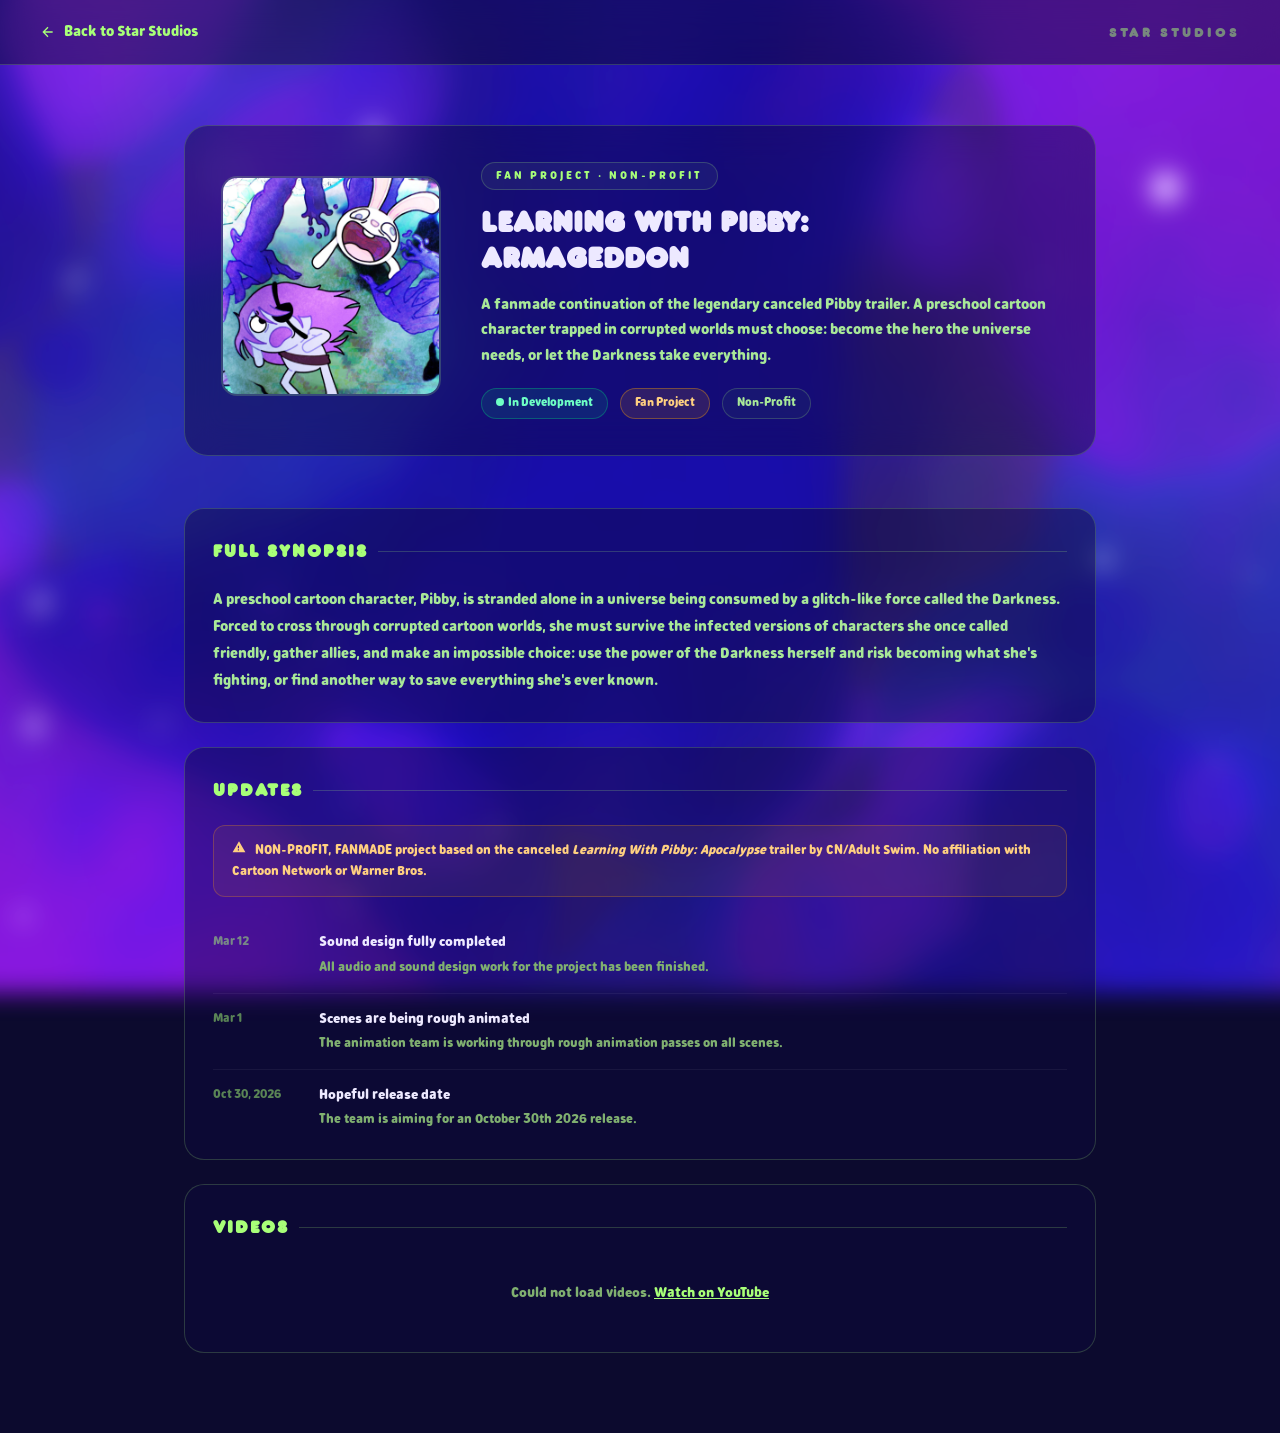
<file: PIBBY/index.html>
<!DOCTYPE html>
<html lang="en">
<head>
    <meta charset="UTF-8">
    <link rel="icon" type="image/png" href="../favicon.png">
    <meta name="viewport" content="width=device-width, initial-scale=1.0">
    <title>Learning With Pibby: Armageddon, Star Studios</title>
    <link rel="stylesheet" href="../styles.css">
    <style>
        :root {
            --accent: #A8FF78;
            --accent2: #3A7D44;
            --border: rgba(168,255,120,0.2);
            --accent-dim: rgba(168,255,120,0.5);
            --accent-bg: rgba(168,255,120,0.06);
            --accent-bg2: rgba(58,125,68,0.1);
            --text-soft: #A8E898;
            --text-muted: #80B070;
        }
/* ── Shared styles for all show pages ── */

@keyframes fadeInUp {
    from { opacity: 0; transform: translateY(20px); }
    to   { opacity: 1; transform: translateY(0); }
}

/* NAV */
.show-nav {
    position: relative;
    z-index: 10;
    display: flex;
    align-items: center;
    justify-content: space-between;
    padding: 20px 40px;
    border-bottom: 1px solid var(--border);
    backdrop-filter: blur(16px);
    background: rgba(12, 10, 46, 0.5);
}

.back-link {
    display: inline-flex;
    align-items: center;
    gap: 8px;
    color: var(--accent);
    text-decoration: none;
    font-size: 15px;
    transition: color 0.2s;
    font-family: 'Salda', Arial, sans-serif;
}
.back-link:hover { color: #fff; }

.nav-studio {
    font-family: 'Frank', Arial, sans-serif;
    font-size: 14px;
    letter-spacing: 3px;
    color: var(--accent-dim);
    text-transform: uppercase;
}

/* HERO */
.show-hero {
    position: relative;
    z-index: 1;
    max-width: 960px;
    margin: 0 auto;
    padding: 60px 24px 20px;
    animation: fadeInDown 0.6s ease-out;
}

.hero-inner {
    display: flex;
    align-items: center;
    gap: 40px;
    background: rgba(14, 11, 61, 0.45);
    border: 1px solid var(--border);
    border-radius: 24px;
    padding: 36px;
    backdrop-filter: blur(18px);
}

.hero-img { flex: 0 0 220px; }
.hero-img img {
    width: 220px;
    height: 220px;
    object-fit: cover;
    border-radius: 16px;
    border: 2px solid var(--border);
}

.hero-info { flex: 1; }

.show-tag {
    display: inline-block;
    font-size: 11px;
    letter-spacing: 3px;
    text-transform: uppercase;
    color: var(--accent);
    background: var(--accent-bg);
    border: 1px solid var(--border);
    border-radius: 20px;
    padding: 4px 14px;
    margin-bottom: 14px;
    font-family: 'Salda', Arial, sans-serif;
}

.hero-info h1 {
    font-family: 'Frank', Arial, sans-serif;
    font-size: 30px;
    line-height: 1.2;
    color: #EDE9FF;
    margin-bottom: 16px;
}

.hero-info p {
    font-size: 15px;
    color: var(--text-soft);
    line-height: 1.7;
}

.status-row {
    display: flex;
    gap: 12px;
    margin-top: 20px;
    flex-wrap: wrap;
}

.badge {
    font-size: 12px;
    padding: 5px 14px;
    border-radius: 20px;
    background: var(--accent-bg2);
    border: 1px solid var(--border);
    color: var(--text-soft);
    font-family: 'Salda', Arial, sans-serif;
}
.badge-green {
    background: rgba(0, 200, 120, 0.12);
    border-color: rgba(0, 200, 120, 0.35);
    color: #6EFFC5;
}
.badge-orange {
    background: rgba(255, 165, 0, 0.12);
    border-color: rgba(255, 165, 0, 0.35);
    color: #FFD080;
}

/* CONTENT GRID */
.show-content {
    position: relative;
    z-index: 1;
    max-width: 960px;
    margin: 0 auto;
    padding: 32px 24px 80px;
    display: grid;
    grid-template-columns: 1fr 1fr;
    gap: 24px;
    animation: fadeInUp 0.7s ease-out 0.15s both;
}

.show-card {
    background: rgba(14, 11, 61, 0.45);
    border: 1px solid var(--border);
    border-radius: 20px;
    padding: 28px;
    backdrop-filter: blur(16px);
}
.show-card.full { grid-column: 1 / -1; }

.show-card h2 {
    font-family: 'Frank', Arial, sans-serif;
    font-size: 18px;
    letter-spacing: 2px;
    color: var(--accent);
    margin-bottom: 20px;
    display: flex;
    align-items: center;
    gap: 10px;
}
.show-card h2::after {
    content: '';
    flex: 1;
    height: 1px;
    background: var(--border);
}

.card-body {
    font-size: 15px;
    color: var(--text-soft);
    line-height: 1.8;
}

/* UPDATES */
.update-item {
    display: flex;
    gap: 16px;
    padding: 14px 0;
    border-bottom: 1px solid rgba(255,255,255,0.05);
}
.update-item:last-child { border-bottom: none; padding-bottom: 0; }

.update-date {
    flex: 0 0 90px;
    font-size: 12px;
    color: var(--accent-dim);
    padding-top: 2px;
    font-family: 'Salda', Arial, sans-serif;
}

.update-body strong {
    display: block;
    font-size: 14px;
    color: #EDE9FF;
    margin-bottom: 4px;
}
.update-body p { font-size: 13px; color: var(--text-muted); }

/* TEASERS */
.teaser-item {
    background: var(--accent-bg2);
    border: 1px solid var(--border);
    border-radius: 12px;
    padding: 16px 18px;
    margin-bottom: 12px;
}
.teaser-item:last-child { margin-bottom: 0; }

.teaser-label {
    font-size: 11px;
    letter-spacing: 2px;
    text-transform: uppercase;
    color: var(--accent);
    margin-bottom: 6px;
    font-family: 'Salda', Arial, sans-serif;
}

.teaser-item p { font-size: 14px; color: var(--text-soft); line-height: 1.6; }

/* CHARACTERS */
.char-list { display: flex; flex-direction: column; gap: 12px; }

.char-item { display: flex; gap: 14px; align-items: flex-start; }

.char-icon {
    flex: 0 0 40px;
    height: 40px;
    border-radius: 50%;
    background: linear-gradient(135deg, var(--accent2), var(--accent));
    display: flex;
    align-items: center;
    justify-content: center;
    font-size: 18px;
}

.char-info strong { display: block; font-size: 14px; color: #EDE9FF; }
.char-info span { font-size: 13px; color: var(--text-muted); }

/* GENRE TAGS */
.genre-tags { display: flex; flex-wrap: wrap; gap: 8px; }

.genre-tag {
    font-size: 13px;
    padding: 6px 16px;
    border-radius: 20px;
    background: var(--accent-bg);
    border: 1px solid var(--border);
    color: var(--text-soft);
    font-family: 'Salda', Arial, sans-serif;
}

.card-note {
    margin-top: 16px;
    font-size: 13px;
    color: var(--text-muted);
}

/* DISCLAIMER */
.disclaimer-box {
    background: rgba(255, 165, 0, 0.08);
    border: 1px solid rgba(255, 165, 0, 0.25);
    border-radius: 12px;
    padding: 14px 18px;
    margin-bottom: 20px;
    font-size: 13px;
    color: #FFD080;
    line-height: 1.6;
}

/* RESPONSIVE */
@media (max-width: 680px) {
    .show-content { grid-template-columns: 1fr; }
    .show-card.full { grid-column: 1; }
    .hero-inner { flex-direction: column; text-align: center; }
    .status-row { justify-content: center; }
    .show-nav { padding: 16px 20px; }
}


/* EPISODES */
.episodes-list {
    display: flex;
    flex-direction: column;
    gap: 16px;
}
.episode-item {
    display: flex;
    gap: 18px;
    align-items: flex-start;
    background: var(--accent-bg2);
    border: 1px solid var(--border);
    border-radius: 14px;
    padding: 16px;
    text-decoration: none;
    transition: border-color 0.2s, transform 0.2s;
    cursor: pointer;
}
.episode-item:hover {
    border-color: var(--accent);
    transform: translateX(4px);
}
.ep-thumb {
    flex: 0 0 160px;
    height: 90px;
    border-radius: 8px;
    overflow: hidden;
    background: rgba(0,0,0,0.4);
    position: relative;
    flex-shrink: 0;
}
.ep-thumb img {
    width: 100%;
    height: 100%;
    object-fit: cover;
    display: block;
}
.ep-play {
    position: absolute;
    inset: 0;
    display: flex;
    align-items: center;
    justify-content: center;
    background: rgba(0,0,0,0.3);
    transition: background 0.2s;
}
.episode-item:hover .ep-play { background: rgba(0,0,0,0.1); }
.ep-info { flex: 1; min-width: 0; }
.ep-num {
    font-size: 11px;
    letter-spacing: 2px;
    text-transform: uppercase;
    color: var(--accent-dim);
    margin-bottom: 4px;
    font-family: 'Salda', Arial, sans-serif;
}
.ep-title {
    font-family: 'Salda', Arial, sans-serif;
    font-size: 15px;
    color: #EDE9FF;
    margin-bottom: 5px;
    white-space: nowrap;
    overflow: hidden;
    text-overflow: ellipsis;
    text-transform: none;
}
.ep-desc {
    font-size: 13px;
    color: var(--text-muted);
    line-height: 1.5;
    display: -webkit-box;
    -webkit-line-clamp: 2;
    -webkit-box-orient: vertical;
    overflow: hidden;
}
.episodes-loading {
    text-align: center;
    padding: 30px;
    color: var(--accent-dim);
    font-size: 14px;
    font-family: 'Salda', Arial, sans-serif;
}
.episodes-error {
    text-align: center;
    padding: 20px;
    color: var(--text-muted);
    font-size: 14px;
}
.episodes-error a { color: var(--accent); }

/* MERCH */
.merch-section {
    position: relative;
    z-index: 1;
    max-width: 960px;
    margin: 0 auto;
    padding: 0 24px 80px;
    animation: fadeInUp 0.7s ease-out 0.3s both;
}
.merch-inner {
    background: rgba(14, 11, 61, 0.45);
    border: 1px solid var(--border);
    border-radius: 20px;
    padding: 36px;
    backdrop-filter: blur(16px);
    text-align: center;
}
.merch-inner h2 {
    font-family: 'Frank', Arial, sans-serif;
    font-size: 22px;
    letter-spacing: 2px;
    color: var(--accent);
    margin-bottom: 10px;
}
.merch-inner p {
    font-size: 14px;
    color: var(--text-muted);
    margin-bottom: 24px;
}
.merch-buttons {
    display: flex;
    gap: 14px;
    justify-content: center;
    flex-wrap: wrap;
}
.merch-btn {
    display: inline-flex;
    align-items: center;
    gap: 8px;
    color: #fff;
    background: var(--accent2);
    padding: 13px 32px;
    text-decoration: none;
    border-radius: 30px;
    font-size: 15px;
    font-family: 'Salda', Arial, sans-serif;
    transition: opacity 0.2s, box-shadow 0.2s;
    box-shadow: 0 0 20px rgba(0,0,0,0.3);
}
.merch-btn:hover { opacity: 0.85; box-shadow: 0 0 30px rgba(0,0,0,0.5); }
.merch-btn.secondary {
    background: transparent;
    border: 1px solid var(--border);
    color: var(--text-soft);
}

@media (max-width: 680px) {
    .ep-thumb { flex: 0 0 110px; height: 65px; }
    .ep-title { font-size: 13px; }
}

    </style>
</head>
<body>
    <div id="site-background" aria-hidden="true"></div>
    <nav class="show-nav">
        <a href="../index.html" class="back-link">
            <svg width="16" height="16" fill="none" stroke="currentColor" stroke-width="2" viewBox="0 0 24 24"><path d="M19 12H5M12 5l-7 7 7 7"/></svg>
            Back to Star Studios
        </a>
        <span class="nav-studio">Star Studios</span>
    </nav>
    <div class="show-hero">
        <div class="hero-inner">
            <div class="hero-img"><img src="../pibby.png" alt="Learning With Pibby: Armageddon"></div>
            <div class="hero-info">
                <span class="show-tag">Fan Project · Non-Profit</span>
                <h1>LEARNING WITH PIBBY:<br>ARMAGEDDON</h1>
                <p>A fanmade continuation of the legendary canceled Pibby trailer. A preschool cartoon character trapped in corrupted worlds must choose: become the hero the universe needs, or let the Darkness take everything.</p>
                <div class="status-row">
                    <span class="badge badge-green"><svg width="8" height="8" viewBox="0 0 8 8" fill="currentColor" style="flex-shrink:0;margin-right:2px"><circle cx="4" cy="4" r="4"/></svg> In Development</span>
                    <span class="badge badge-orange">Fan Project</span>
                    <span class="badge">Non-Profit</span>
                </div>
            </div>
        </div>
    </div>
    <div class="show-content">
        <div class="show-card full">
            <h2>FULL SYNOPSIS</h2>
            <p class="card-body">A preschool cartoon character, Pibby, is stranded alone in a universe being consumed by a glitch-like force called the Darkness. Forced to cross through corrupted cartoon worlds, she must survive the infected versions of characters she once called friendly, gather allies, and make an impossible choice: use the power of the Darkness herself and risk becoming what she's fighting, or find another way to save everything she's ever known.</p>
        </div>
        <div class="show-card full">
            <h2>UPDATES</h2>
            <div class="disclaimer-box"><svg width="14" height="14" viewBox="0 0 24 24" fill="currentColor" style="flex-shrink:0;margin-right:6px"><path d="M1 21h22L12 2zm11-3h-2v-2h2zm0-4h-2v-4h2z"/></svg> NON-PROFIT, FANMADE project based on the canceled <em>Learning With Pibby: Apocalypse</em> trailer by CN/Adult Swim. No affiliation with Cartoon Network or Warner Bros.</div><div class="update-item"><span class="update-date">Mar 12</span><div class="update-body"><strong>Sound design fully completed</strong><p>All audio and sound design work for the project has been finished.</p></div></div>
            <div class="update-item"><span class="update-date">Mar 1</span><div class="update-body"><strong>Scenes are being rough animated</strong><p>The animation team is working through rough animation passes on all scenes.</p></div></div>
            <div class="update-item"><span class="update-date">Oct 30, 2026</span><div class="update-body"><strong>Hopeful release date</strong><p>The team is aiming for an October 30th 2026 release.</p></div></div>
        </div>
        <div class="show-card full">
            <h2>VIDEOS</h2>
            <div class="episodes-list" id="episodes-container">
                <div class="episodes-loading">Loading videos...</div>
            </div>
        </div>
    </div>
    <script>
(function() {
    const PLAYLIST_ID = 'PLb_p87Nr8sJJO61RvNZQARnoaiRMP6Fby';
    const container = document.getElementById('episodes-container');
    const rssUrl = 'https://www.youtube.com/feeds/videos.xml?playlist_id=' + PLAYLIST_ID;
    const corsProxy = 'https://api.allorigins.win/get?url=' + encodeURIComponent(rssUrl);

    container.innerHTML = '<div class="episodes-loading">Loading videos...</div>';

    fetch(corsProxy)
        .then(r => r.json())
        .then(data => {
            const parser = new DOMParser();
            const xml = parser.parseFromString(data.contents, 'text/xml');
            const entries = xml.querySelectorAll('entry');

            if (!entries.length) {
                container.innerHTML = '<div class="episodes-error">No videos yet. <a href="https://www.youtube.com/playlist?list=' + PLAYLIST_ID + '" target="_blank">View on YouTube</a></div>';
                return;
            }

            let html = '';
            entries.forEach((entry, i) => {
                const title = entry.querySelector('title')?.textContent || 'Untitled';
                const videoId = entry.querySelector('videoId')?.textContent || '';
                const link = entry.querySelector('link')?.getAttribute('href') || '#';
                const desc = entry.querySelector('description')?.textContent || '';
                const thumb = 'https://img.youtube.com/vi/' + videoId + '/mqdefault.jpg';

                html += '<a href="' + link + '" class="episode-item" target="_blank">' +
                    '<div class="ep-thumb">' +
                        '<img src="' + thumb + '" alt="' + title.replace(/"/g,'&quot;') + '" loading="lazy">' +
                        '<div class="ep-play"><svg width="30" height="30" viewBox="0 0 24 24" fill="white"><path d="M8 5v14l11-7z"/></svg></div>' +
                    '</div>' +
                    '<div class="ep-info">' +
                        '<div class="ep-num">Video ' + (i + 1) + '</div>' +
                        '<div class="ep-title">' + title + '</div>' +
                        '<div class="ep-desc">' + desc.slice(0, 120) + (desc.length > 120 ? '…' : '') + '</div>' +
                    '</div>' +
                '</a>';
            });

            container.innerHTML = html;
        })
        .catch(() => {
            container.innerHTML = '<div class="episodes-error">Could not load videos. <a href="https://www.youtube.com/playlist?list=' + PLAYLIST_ID + '" target="_blank">Watch on YouTube</a></div>';
        });
})();
</script>
</body>
</html>
</file>
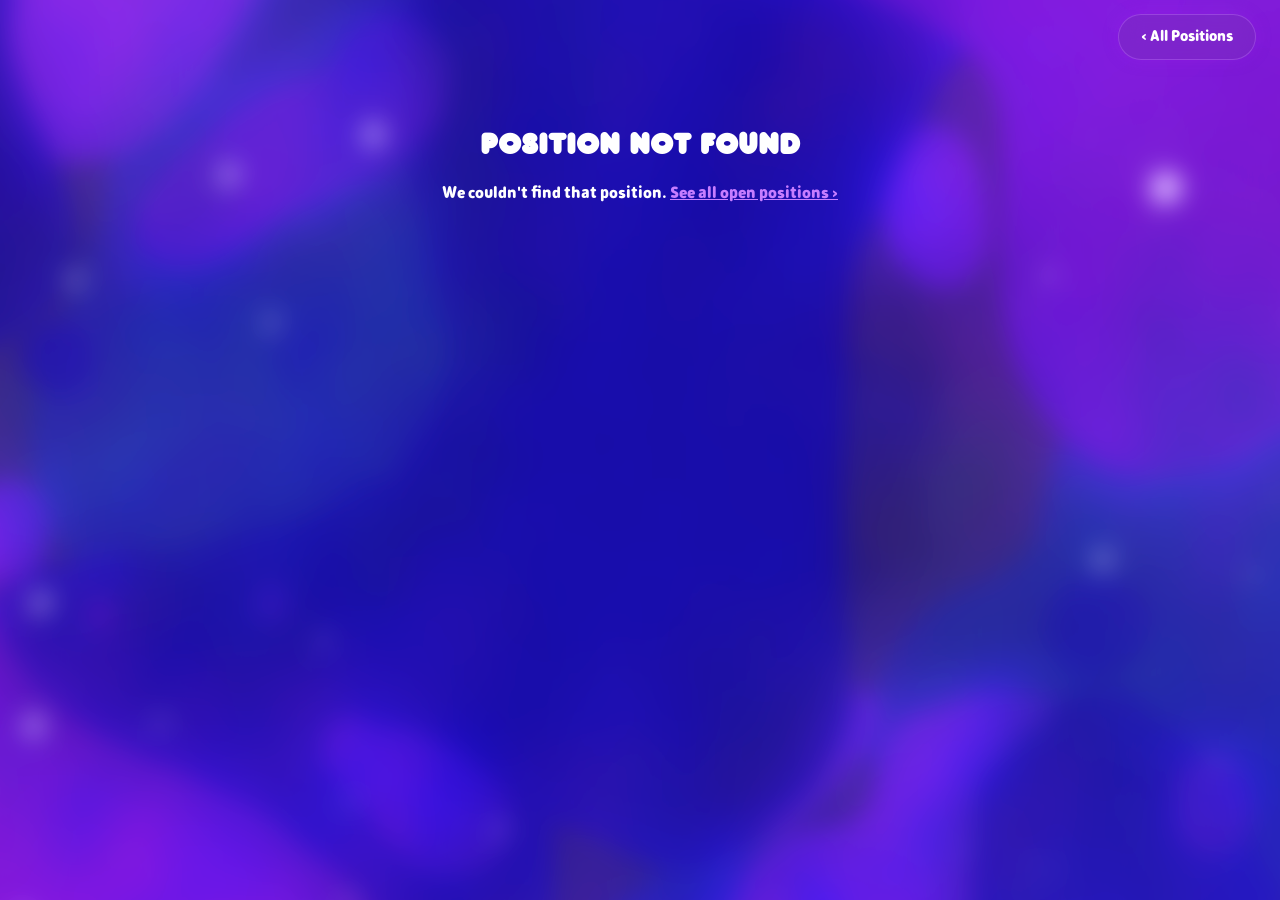
<file: careers/apply/index.html>
<!DOCTYPE html>
<html lang="en">
<head>
    <meta charset="UTF-8">
    <link rel="icon" type="image/png" href="../../favicon.png">
    <meta property="og:title" content="Apply - Star Studios">
    <meta property="og:description" content="Apply to join the Star Studios team.">
    <meta name="theme-color" content="#7B2CBF">
    <meta name="viewport" content="width=device-width, initial-scale=1.0">
    <title id="page-title">Apply - Star Studios</title>
    <link rel="stylesheet" href="../../styles.css">
    <link rel="stylesheet" href="../careers.css">
    <link rel="stylesheet" href="apply.css">
    <script src="https://challenges.cloudflare.com/turnstile/v0/api.js" async defer></script>
</head>
<body>
    <div id="site-background" aria-hidden="true"></div>

    <nav class="topnav">
        <a href="../" class="topnav-btn">‹ All Positions</a>
    </nav>

    <div class="container apply-container">

        <!-- ── Role not found ── -->
        <section id="role-not-found" class="apply-hero" hidden>
            <h1>Position not found</h1>
            <p>We couldn't find that position. <a href="../">See all open positions ›</a></p>
        </section>

        <!-- ── Everything below renders once a valid role is loaded ── -->
        <div id="apply-content" hidden>

            <header class="apply-header">
                <a href="../../"><img src="../../logo.png" alt="Studio Logo" class="logo apply-logo"></a>
                <div class="apply-header-info">
                    <h1 id="role-title"></h1>
                    <div class="apply-header-pills">
                        <span class="status-pill" id="role-type-pill"></span>
                        <span class="status-pill">
                            <span id="role-status-label">Volunteer<span class="vp-plus">+</span></span>
                            <button type="button" class="info-btn" aria-label="What is Volunteer+?" id="vp-info-btn">ⓘ</button>
                        </span>
                    </div>
                </div>
            </header>

            <section class="apply-block">
                <h2 class="careers-section-title apply-align-left">ABOUT STAR STUDIOS</h2>
                <p id="about-text" class="apply-text"></p>
            </section>

            <section class="apply-block">
                <h2 class="careers-section-title apply-align-left">ROLE INFORMATION</h2>
                <p id="role-summary" class="apply-text"></p>
            </section>

            <section class="apply-block">
                <h2 class="careers-section-title apply-align-left">YOUR DUTIES WILL INCLUDE</h2>
                <ul id="duties-list" class="apply-list"></ul>
            </section>

            <section class="apply-block">
                <h2 class="careers-section-title apply-align-left">REQUIRED QUALIFICATIONS</h2>
                <p class="apply-subtitle">Every applicant must have:</p>
                <ul id="universal-requirements-list" class="apply-list"></ul>
                <p class="apply-subtitle">Specific to this role:</p>
                <ul id="requirements-list" class="apply-list"></ul>
                <div id="software-block" hidden>
                    <p class="apply-subtitle">Software familiarity (when applicable):</p>
                    <ul id="software-list" class="apply-list apply-list--inline"></ul>
                </div>
            </section>

            <section class="apply-block">
                <h2 class="careers-section-title apply-align-left">BONUS SKILLS</h2>
                <ul id="bonus-list" class="apply-list"></ul>
            </section>

            <section class="apply-block">
                <h2 class="careers-section-title apply-align-left">WHAT WE OFFER</h2>
                <div class="offer-grid" id="apply-offer-grid"></div>
            </section>

            <section class="apply-block">
                <h2 class="careers-section-title apply-align-left">OUR VALUES</h2>
                <div class="values-grid" id="apply-values-grid"></div>
            </section>

            <section class="apply-block inclusivity-block apply-align-left" id="apply-inclusivity"></section>

            <!-- ── Application form ── -->
            <section class="apply-block form-card">
                <h2 class="careers-section-title apply-align-left">APPLY FOR THIS POSITION</h2>

                <form id="application-form" novalidate>
                    <input type="hidden" id="formStartedAt" name="formStartedAt">
                    <div class="bot-trap" aria-hidden="true">
                        <label for="website">Leave this field empty</label>
                        <input type="text" id="website" name="website" tabindex="-1" autocomplete="off">
                    </div>

                    <div class="form-grid">
                        <div class="form-field">
                            <label for="firstName">First Name *</label>
                            <input type="text" id="firstName" name="firstName" required autocomplete="given-name">
                        </div>
                        <div class="form-field">
                            <label for="lastName">Last Name *</label>
                            <input type="text" id="lastName" name="lastName" required autocomplete="family-name">
                        </div>
                        <div class="form-field">
                            <label for="email">Email Address *</label>
                            <input type="email" id="email" name="email" required autocomplete="email">
                        </div>
                        <div class="form-field">
                            <label for="discord">Discord Username *</label>
                            <input type="text" id="discord" name="discord" required placeholder="e.g. starkid">
                            <span class="field-hint">Primary method of communication.</span>
                        </div>
                        <div class="form-field">
                            <label for="phone">Phone Number</label>
                            <input type="tel" id="phone" name="phone" autocomplete="tel">
                            <span class="field-hint">Optional. Spaces and hyphens are accepted and formatted automatically.</span>
                        </div>
                        <div class="form-field">
                            <label for="continent">Continent *</label>
                            <select id="continent" name="continent" required>
                                <option value="" disabled selected>Select your continent</option>
                                <option>Africa</option>
                                <option>Asia</option>
                                <option>Europe</option>
                                <option>North America</option>
                                <option>South America</option>
                                <option>Oceania</option>
                                <option>Antarctica</option>
                            </select>
                        </div>
                    </div>

                    <div class="form-field">
                        <label for="project">Which project would you like to work on? *</label>
                        <select id="project" name="project" required>
                            <option value="" disabled selected>Select a project</option>
                        </select>
                    </div>

                    <div class="form-field">
                        <label for="resume">Resume *</label>
                        <input type="file" id="resume" name="resume" required accept=".pdf,.doc,.docx,.odt,.txt,.rtf">
                        <span class="field-hint">Accepted formats: PDF, DOC, DOCX, ODT, TXT, RTF. Maximum file size: 10 MB.</span>
                        <span class="field-error" id="resume-error"></span>
                    </div>

                    <h3 class="form-subheading">Experience</h3>

                    <div class="form-field">
                        <label id="experienceQuestionLabel" for="hasExperience">Do you have at least 3 years of experience in this or an equivalent role? *</label>
                        <div class="radio-row" role="radiogroup" aria-labelledby="experienceQuestionLabel">
                            <label class="radio-pill"><input type="radio" name="hasExperience" value="Yes" required> Yes</label>
                            <label class="radio-pill"><input type="radio" name="hasExperience" value="No"> No</label>
                        </div>
                    </div>

                    <div class="form-field">
                        <label id="largeTeamLabel">Have you worked with a large production team before? *</label>
                        <div class="radio-row" role="radiogroup" aria-labelledby="largeTeamLabel">
                            <label class="radio-pill"><input type="radio" name="largeTeam" value="Yes" required> Yes</label>
                            <label class="radio-pill"><input type="radio" name="largeTeam" value="No"> No</label>
                        </div>
                    </div>

                    <div class="form-field">
                        <label for="previousProductions">What productions, studios, or teams have you worked with previously?</label>
                        <textarea id="previousProductions" name="previousProductions" rows="4"></textarea>
                    </div>

                    <div class="form-field">
                        <label id="managedMultipleLabel">Have you managed multiple episodes or projects simultaneously? *</label>
                        <div class="radio-row" role="radiogroup" aria-labelledby="managedMultipleLabel">
                            <label class="radio-pill"><input type="radio" name="managedMultiple" value="Yes" required> Yes</label>
                            <label class="radio-pill"><input type="radio" name="managedMultiple" value="No"> No</label>
                        </div>
                    </div>

                    <h3 class="form-subheading">Equipment</h3>

                    <div class="form-field">
                        <label for="device">What device(s) do you primarily use? *</label>
                        <input type="text" id="device" name="device" required placeholder="e.g. Windows PC, iPad">
                    </div>

                    <h3 class="form-subheading">Portfolio</h3>

                    <div class="form-field">
                        <label for="portfolio">Portfolio Website or Work Samples *</label>
                        <input type="url" id="portfolio" name="portfolio" required>
                        <span class="field-hint">Please provide a publicly accessible link. Google Drive links are not accepted.</span>
                        <span class="field-error" id="portfolio-error"></span>
                    </div>
                    <div class="form-field">
                        <label for="portfolioAccess">Portfolio Password or Access Details <span class="optional">Optional</span></label>
                        <input type="text" id="portfolioAccess" name="portfolioAccess" autocomplete="off" placeholder="Password, passcode, or viewing instructions">
                        <span class="field-hint">Only add this if your portfolio needs it to be viewed.</span>
                    </div>

                    <h3 class="form-subheading">Payment Preference</h3>

                    <div class="form-field">
                        <div class="form-label-row">
                            <label for="paymentMethod">Preferred payment method *</label>
                            <button type="button" class="payment-info-link" id="payment-vp-info">What is Volunteer<span class="vp-plus">+</span>?</button>
                        </div>
                        <select id="paymentMethod" name="paymentMethod" required>
                            <option value="" disabled selected>Select a method</option>
                            <option>PayPal</option>
                            <option>Venmo</option>
                            <option>Cash App</option>
                        </select>
                    </div>

                    <div class="form-field">
                        <label for="hearAboutUs">How did you hear about us?</label>
                        <input type="text" id="hearAboutUs" name="hearAboutUs">
                    </div>

                    <h3 class="form-subheading">Human Verification</h3>

                    <div class="form-field captcha-field">
                        <label for="captchaAnswer" id="captchaLabel">Verification *</label>
                        <div class="captcha-row">
                            <span id="captchaQuestion" class="captcha-question"></span>
                            <input type="text" id="captchaAnswer" name="captchaAnswer" required inputmode="numeric" autocomplete="off">
                            <button type="button" id="captchaRefresh" class="captcha-refresh" aria-label="New question">⟳</button>
                        </div>
                        <span class="field-hint">Answer the changing question to verify that you are human.</span>
                        <span class="field-error" id="captcha-error"></span>
                    </div>
                    <div class="form-field turnstile-field">
                        <div class="cf-turnstile" data-sitekey="0x4AAAAAAEXZ8TGtBnIuwujr" data-theme="dark" data-size="flexible" data-action="career_application"></div>
                        <span class="field-hint">Additional human verification helps protect applications from spam.</span>
                    </div>

                    <button type="submit" class="apply-submit-btn">Apply</button>
                    <p class="form-status" id="form-status" role="status"></p>
                </form>
            </section>

        </div>
    </div>

    <!-- ── Pre-submit confirmation modal ── -->
    <div class="vp-modal-overlay" id="confirm-modal" aria-hidden="true">
        <div class="vp-modal" role="dialog" aria-modal="true" aria-labelledby="confirm-modal-title">
            <button type="button" class="vp-modal-close" id="confirm-modal-close" aria-label="Close">&times;</button>
            <h2 id="confirm-modal-title">Before You Apply</h2>
            <div class="vp-modal-body">
                <p>By submitting this application, you acknowledge that:</p>
                <ul>
                    <li>This position is currently <strong>Volunteer<span class="vp-plus">+</span></strong>.</li>
                    <li>Volunteer<span class="vp-plus">+</span> positions do not guarantee upfront payment.</li>
                    <li>Work is expected to be completed by agreed-upon deadlines.</li>
                    <li>You understand our Volunteer<span class="vp-plus">+</span> payment model.</li>
                    <li>You agree to communicate professionally with the team.</li>
                </ul>
                <p><button type="button" class="link-btn" id="confirm-what-is-vp">What is Volunteer<span class="vp-plus">+</span>? ›</button></p>
            </div>
            <div class="confirm-modal-actions">
                <button type="button" class="apply-btn apply-btn--ghost" id="confirm-cancel">Cancel</button>
                <button type="button" class="apply-submit-btn" id="confirm-submit">I Understand &amp; Submit</button>
            </div>
        </div>
    </div>

    <div class="submission-overlay" id="submission-overlay" aria-hidden="true" tabindex="-1">
        <div class="submission-dialog" role="alertdialog" aria-modal="true" aria-labelledby="submission-title">
            <h2 id="submission-title">Please wait</h2>
            <p id="submission-message">Submitting your application...</p>
            <img src="../../favicon.png" alt="" class="submission-logo" aria-hidden="true">
            <button type="button" class="submission-confirm-btn" id="submission-close" hidden>Done</button>
        </div>
    </div>

    <script src="../js/careers-data.js"></script>
    <script src="../js/careers-common.js"></script>
    <script src="apply.js"></script>

</body>
</html>
</file>
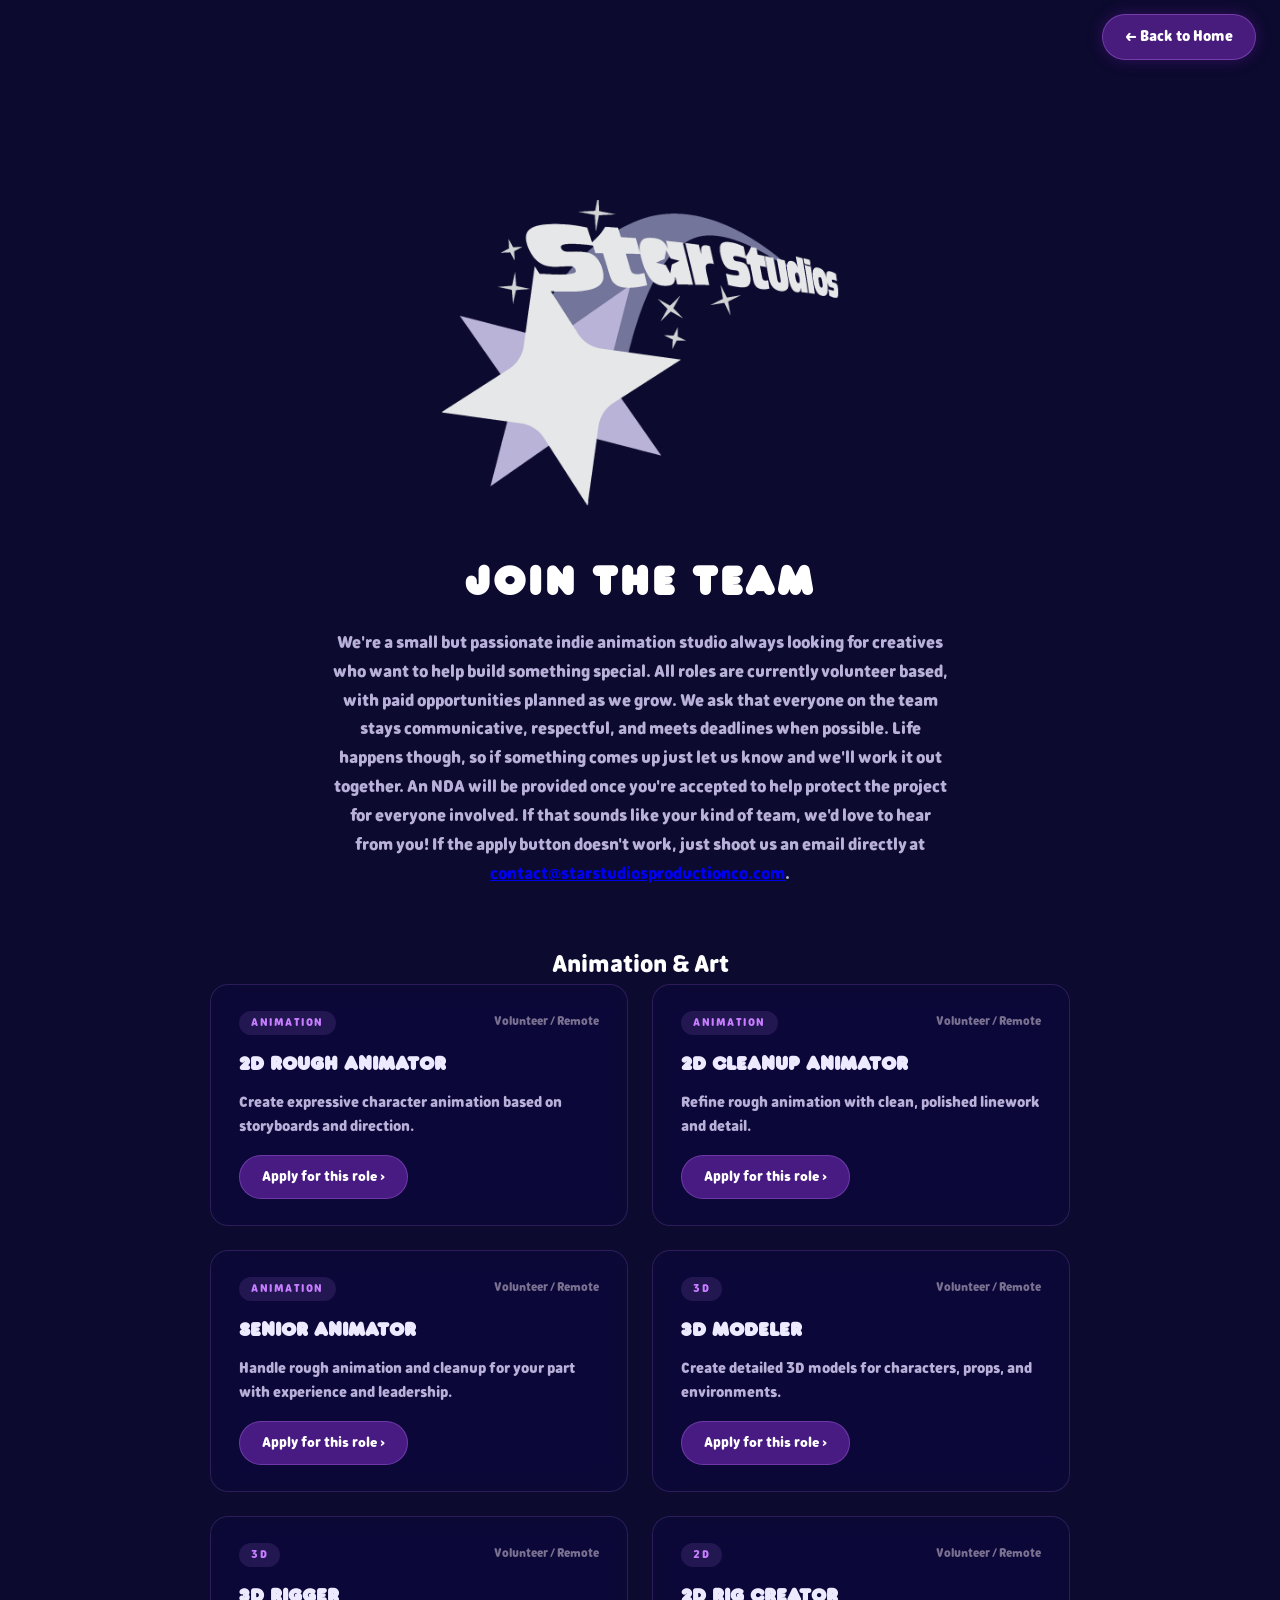
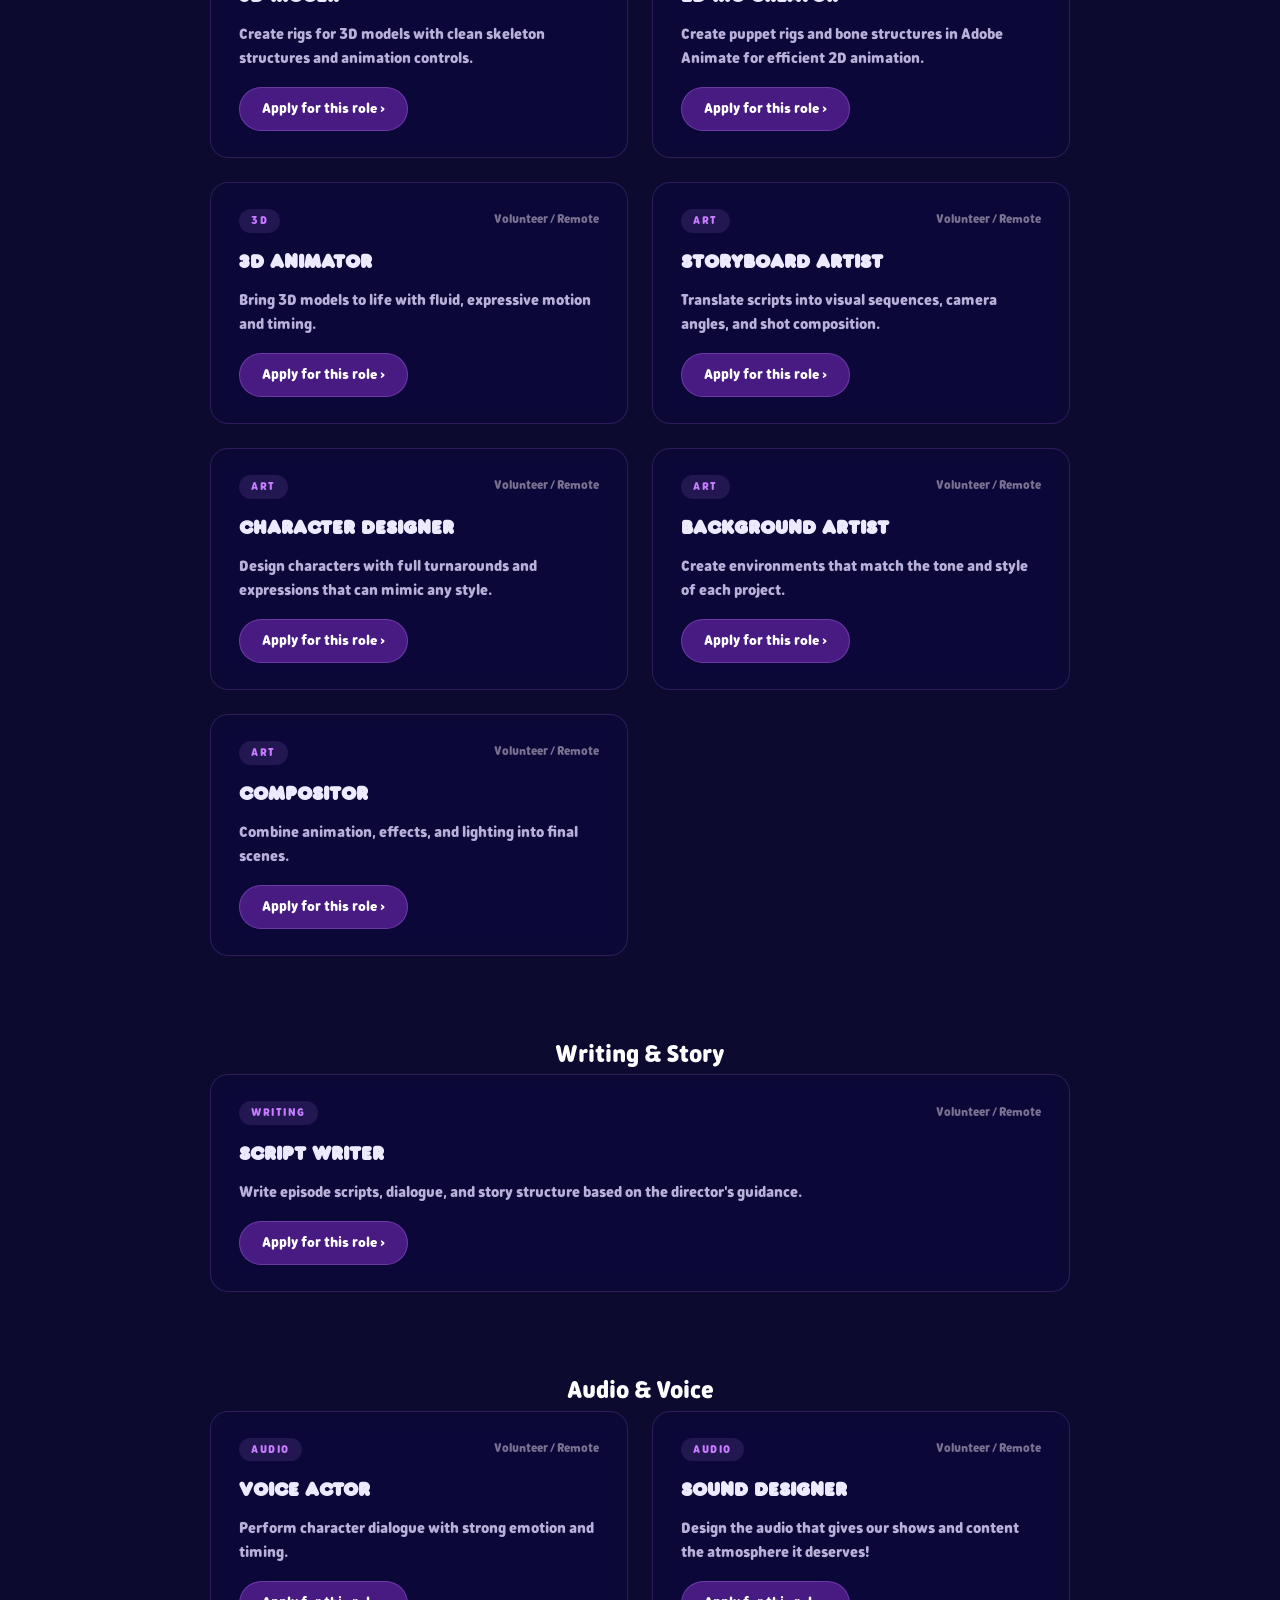
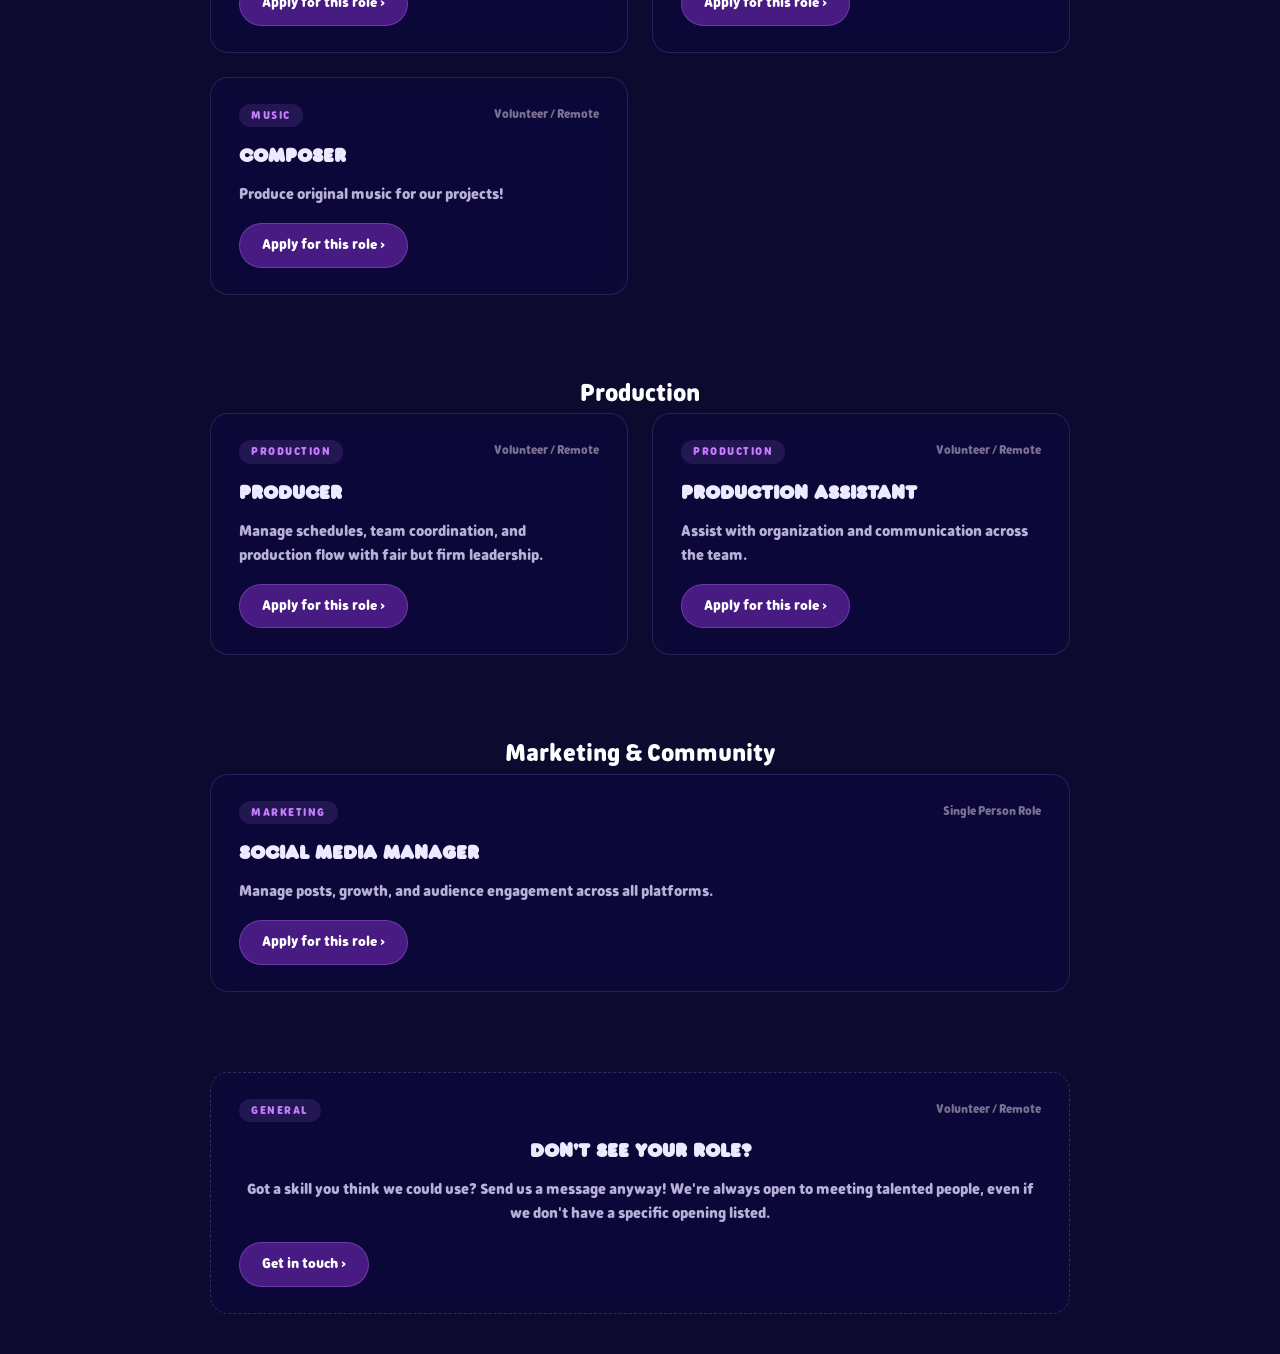
<file: careers/index - 2026-06-04T022439.108.html>
<!DOCTYPE html>
<html lang="en">
<head>
    <meta charset="UTF-8">
    <link rel="icon" type="image/png" href="../favicon.png">
    <meta property="og:title" content="Careers – Star Studios">
    <meta property="og:description" content="Join the Star Studios team! We're looking for passionate creatives to help bring our worlds to life.">
    <meta property="og:image" content="https://starstudiosproductionco.com/favicon.png">
    <meta property="og:url" content="https://starstudiosproductionco.com/careers">
    <meta property="og:type" content="website">
    <meta name="theme-color" content="#7B2CBF">
    <meta name="viewport" content="width=device-width, initial-scale=1.0">
    <title>Careers – Star Studios</title>
    <link rel="stylesheet" href="../styles.css">
    <link rel="stylesheet" href="careers.css">
</head>
<body>
    <canvas id="galaxy-bg"></canvas>

    <nav class="topnav">
        <a href="../" class="topnav-btn">← Back to Home</a>
    </nav>

    <div class="container">
        <header>
            <a href="../"><img src="../logo.png" alt="Star Studios Logo" class="logo"></a>
        </header>

        <section class="careers-hero">
            <h1>JOIN THE TEAM</h1>
            <p>We're a small but passionate indie animation studio always looking for creatives who want to help build something special. All roles are currently volunteer based, with paid opportunities planned as we grow. We ask that everyone on the team stays communicative, respectful, and meets deadlines when possible. Life happens though, so if something comes up just let us know and we'll work it out together. An NDA will be provided once you're accepted to help protect the project for everyone involved. If that sounds like your kind of team, we'd love to hear from you! If the apply button doesn't work, just shoot us an email directly at <a href="mailto:contact@starstudiosproductionco.com">contact@starstudiosproductionco.com</a>.</p>
        </section>

        <section class="careers-content">
            <!-- Animation & Art Department -->
            <div class="career-department">
                <h2 class="department-title">Animation & Art</h2>
                <div class="careers-list">
                    <div class="career-card">
                        <div class="career-card-header">
                            <span class="career-card-tag">Animation</span>
                            <span class="career-card-type">Volunteer / Remote</span>
                        </div>
                        <h3>2D ROUGH ANIMATOR</h3>
                        <p>Create expressive character animation based on storyboards and direction.</p>
                        <a href="mailto:submissions@starstudiosproductionco.com?subject=Application: 2D Rough Animator" class="apply-btn">Apply for this role ›</a>
                    </div>

                    <div class="career-card">
                        <div class="career-card-header">
                            <span class="career-card-tag">Animation</span>
                            <span class="career-card-type">Volunteer / Remote</span>
                        </div>
                        <h3>2D CLEANUP ANIMATOR</h3>
                        <p>Refine rough animation with clean, polished linework and detail.</p>
                        <a href="mailto:submissions@starstudiosproductionco.com?subject=Application: 2D Cleanup Animator" class="apply-btn">Apply for this role ›</a>
                    </div>

                    <div class="career-card">
                        <div class="career-card-header">
                            <span class="career-card-tag">Animation</span>
                            <span class="career-card-type">Volunteer / Remote</span>
                        </div>
                        <h3>SENIOR ANIMATOR</h3>
                        <p>Handle rough animation and cleanup for your part with experience and leadership.</p>
                        <a href="mailto:submissions@starstudiosproductionco.com?subject=Application: Senior Animator" class="apply-btn">Apply for this role ›</a>
                    </div>

                    <div class="career-card">
                        <div class="career-card-header">
                            <span class="career-card-tag">3D</span>
                            <span class="career-card-type">Volunteer / Remote</span>
                        </div>
                        <h3>3D MODELER</h3>
                        <p>Create detailed 3D models for characters, props, and environments.</p>
                        <a href="mailto:submissions@starstudiosproductionco.com?subject=Application: 3D Modeler" class="apply-btn">Apply for this role ›</a>
                    </div>

                    <div class="career-card">
                        <div class="career-card-header">
                            <span class="career-card-tag">3D</span>
                            <span class="career-card-type">Volunteer / Remote</span>
                        </div>
                        <h3>3D RIGGER</h3>
                        <p>Create rigs for 3D models with clean skeleton structures and animation controls.</p>
                        <a href="mailto:submissions@starstudiosproductionco.com?subject=Application: 3D Rigger" class="apply-btn">Apply for this role ›</a>
                    </div>

                    <div class="career-card">
                        <div class="career-card-header">
                            <span class="career-card-tag">2D</span>
                            <span class="career-card-type">Volunteer / Remote</span>
                        </div>
                        <h3>2D RIG CREATOR</h3>
                        <p>Create puppet rigs and bone structures in Adobe Animate for efficient 2D animation.</p>
                        <a href="mailto:submissions@starstudiosproductionco.com?subject=Application: 2D Rig Creator" class="apply-btn">Apply for this role ›</a>
                    </div>

                    <div class="career-card">
                        <div class="career-card-header">
                            <span class="career-card-tag">3D</span>
                            <span class="career-card-type">Volunteer / Remote</span>
                        </div>
                        <h3>3D ANIMATOR</h3>
                        <p>Bring 3D models to life with fluid, expressive motion and timing.</p>
                        <a href="mailto:submissions@starstudiosproductionco.com?subject=Application: 3D Animator" class="apply-btn">Apply for this role ›</a>
                    </div>

                    <div class="career-card">
                        <div class="career-card-header">
                            <span class="career-card-tag">Art</span>
                            <span class="career-card-type">Volunteer / Remote</span>
                        </div>
                        <h3>STORYBOARD ARTIST</h3>
                        <p>Translate scripts into visual sequences, camera angles, and shot composition.</p>
                        <a href="mailto:submissions@starstudiosproductionco.com?subject=Application: Storyboard Artist" class="apply-btn">Apply for this role ›</a>
                    </div>

                    <div class="career-card">
                        <div class="career-card-header">
                            <span class="career-card-tag">Art</span>
                            <span class="career-card-type">Volunteer / Remote</span>
                        </div>
                        <h3>CHARACTER DESIGNER</h3>
                        <p>Design characters with full turnarounds and expressions that can mimic any style.</p>
                        <a href="mailto:submissions@starstudiosproductionco.com?subject=Application: Character Designer" class="apply-btn">Apply for this role ›</a>
                    </div>

                    <div class="career-card">
                        <div class="career-card-header">
                            <span class="career-card-tag">Art</span>
                            <span class="career-card-type">Volunteer / Remote</span>
                        </div>
                        <h3>BACKGROUND ARTIST</h3>
                        <p>Create environments that match the tone and style of each project.</p>
                        <a href="mailto:submissions@starstudiosproductionco.com?subject=Application: Background Artist" class="apply-btn">Apply for this role ›</a>
                    </div>

                    <div class="career-card">
                        <div class="career-card-header">
                            <span class="career-card-tag">Art</span>
                            <span class="career-card-type">Volunteer / Remote</span>
                        </div>
                        <h3>COMPOSITOR</h3>
                        <p>Combine animation, effects, and lighting into final scenes.</p>
                        <a href="mailto:submissions@starstudiosproductionco.com?subject=Application: Compositor" class="apply-btn">Apply for this role ›</a>
                    </div>
                </div>
            </div>

            <!-- Writing & Story Department -->
            <div class="career-department">
                <h2 class="department-title">Writing & Story</h2>
                <div class="careers-list">
                    <div class="career-card">
                        <div class="career-card-header">
                            <span class="career-card-tag">Writing</span>
                            <span class="career-card-type">Volunteer / Remote</span>
                        </div>
                        <h3>SCRIPT WRITER</h3>
                        <p>Write episode scripts, dialogue, and story structure based on the director's guidance.</p>
                        <a href="mailto:submissions@starstudiosproductionco.com?subject=Application: Script Writer" class="apply-btn">Apply for this role ›</a>
                    </div>
                </div>
            </div>

            <!-- Audio & Voice Department -->
            <div class="career-department">
                <h2 class="department-title">Audio & Voice</h2>
                <div class="careers-list">
                    <div class="career-card">
                        <div class="career-card-header">
                            <span class="career-card-tag">Audio</span>
                            <span class="career-card-type">Volunteer / Remote</span>
                        </div>
                        <h3>VOICE ACTOR</h3>
                        <p>Perform character dialogue with strong emotion and timing.</p>
                        <a href="mailto:casting@starstudiosproductionco.com?subject=Application: Voice Actor" class="apply-btn">Apply for this role ›</a>
                    </div>

                    <div class="career-card">
                        <div class="career-card-header">
                            <span class="career-card-tag">Audio</span>
                            <span class="career-card-type">Volunteer / Remote</span>
                        </div>
                        <h3>SOUND DESIGNER</h3>
                        <p>Design the audio that gives our shows and content the atmosphere it deserves!</p>
                        <a href="mailto:submissions@starstudiosproductionco.com?subject=Application: Sound Designer" class="apply-btn">Apply for this role ›</a>
                    </div>

                    <div class="career-card">
                        <div class="career-card-header">
                            <span class="career-card-tag">Music</span>
                            <span class="career-card-type">Volunteer / Remote</span>
                        </div>
                        <h3>COMPOSER</h3>
                        <p>Produce original music for our projects!</p>
                        <a href="mailto:submissions@starstudiosproductionco.com?subject=Application: Composer" class="apply-btn">Apply for this role ›</a>
                    </div>
                </div>
            </div>

            <!-- Production Department -->
            <div class="career-department">
                <h2 class="department-title">Production</h2>
                <div class="careers-list">
                    <div class="career-card">
                        <div class="career-card-header">
                            <span class="career-card-tag">Production</span>
                            <span class="career-card-type">Volunteer / Remote</span>
                        </div>
                        <h3>PRODUCER</h3>
                        <p>Manage schedules, team coordination, and production flow with fair but firm leadership.</p>
                        <a href="mailto:production@starstudiosproductionco.com?subject=Application: Producer" class="apply-btn">Apply for this role ›</a>
                    </div>

                    <div class="career-card">
                        <div class="career-card-header">
                            <span class="career-card-tag">Production</span>
                            <span class="career-card-type">Volunteer / Remote</span>
                        </div>
                        <h3>PRODUCTION ASSISTANT</h3>
                        <p>Assist with organization and communication across the team.</p>
                        <a href="mailto:production@starstudiosproductionco.com?subject=Application: Production Assistant" class="apply-btn">Apply for this role ›</a>
                    </div>
                </div>
            </div>

            <!-- Marketing & Community Department -->
            <div class="career-department">
                <h2 class="department-title">Marketing & Community</h2>
                <div class="careers-list">
                    <div class="career-card">
                        <div class="career-card-header">
                            <span class="career-card-tag">Marketing</span>
                            <span class="career-card-type">Single Person Role</span>
                        </div>
                        <h3>SOCIAL MEDIA MANAGER</h3>
                        <p>Manage posts, growth, and audience engagement across all platforms.</p>
                        <a href="mailto:submissions@starstudiosproductionco.com?subject=Application: Social Media Manager" class="apply-btn">Apply for this role ›</a>
                    </div>
                </div>
            </div>

            <!-- General Inquiry -->
            <div class="career-card career-card--general">
                <div class="career-card-header">
                    <span class="career-card-tag">General</span>
                    <span class="career-card-type">Volunteer / Remote</span>
                </div>
                <h3>DON'T SEE YOUR ROLE?</h3>
                <p>Got a skill you think we could use? Send us a message anyway! We're always open to meeting talented people, even if we don't have a specific opening listed.</p>
                <a href="mailto:contact@starstudiosproductionco.com?subject=Application: General" class="apply-btn">Get in touch ›</a>
            </div>
        </section>
    </div>

    <script>
    const canvas = document.getElementById('galaxy-bg');
    const ctx = canvas.getContext('2d');
    const p = new Uint8Array(256);
    for (let i = 0; i < 256; i++) p[i] = i;
    for (let i = 255; i > 0; i--) { const j = Math.floor(Math.random() * (i + 1)); [p[i], p[j]] = [p[j], p[i]]; }
    const perm = new Uint8Array(512);
    for (let i = 0; i < 512; i++) perm[i] = p[i & 255];
    function fade(t) { return t * t * t * (t * (t * 6 - 15) + 10); }
    function lerp(a, b, t) { return a + t * (b - a); }
    function grad(hash, x, y) { const h = hash & 3; const u = h < 2 ? x : y, v = h < 2 ? y : x; return ((h & 1) ? -u : u) + ((h & 2) ? -v : v); }
    function noise(x, y) { const X = Math.floor(x) & 255, Y = Math.floor(y) & 255; x -= Math.floor(x); y -= Math.floor(y); const u = fade(x), v = fade(y); const a = perm[X] + Y, b = perm[X + 1] + Y; r[...]
    function fbm(x, y, octaves = 5) { let val = 0, amp = 0.5, freq = 1, max = 0; for (let i = 0; i < octaves; i++) { val += noise(x * freq, y * freq) * amp; max += amp; amp *= 0.5; freq *= 2.1; } retu[...]
    function noiseToColor(n) { const t = (n + 1) * 0.5; if (t < 0.28) { const f = t / 0.28; return [lerp(4, 10, f), lerp(3, 8, f), lerp(20, 40, f)]; } else if (t < 0.52) { const f = (t - 0.28) / 0.24;[...]
    let stars = [];
    function initStars() { stars = []; const count = Math.floor((canvas.width * canvas.height) / 4500); for (let i = 0; i < count; i++) { stars.push({ x: Math.random() * canvas.width, y: Math.random()[...]
    let noiseCanvas, noiseCtx;
    const SCALE = 4;
    function buildNoiseCanvas() { noiseCanvas = document.createElement('canvas'); noiseCanvas.width = Math.ceil(canvas.width / SCALE); noiseCanvas.height = Math.ceil(canvas.height / SCALE); noiseCtx =[...]
    function drawNoise(t) { const w = noiseCanvas.width, h = noiseCanvas.height; const img = noiseCtx.createImageData(w, h); const xScale = 0.003, yScale = 0.003; const drift = t * 0.014; for (let y =[...]
    function resize() { canvas.width = window.innerWidth; canvas.height = Math.max(window.innerHeight, document.body.scrollHeight); buildNoiseCanvas(); initStars(); }
    let lastNoise = -999, noiseTime = 0;
    const NOISE_INTERVAL = 0.15;
    function animate(ts) { noiseTime = ts * 0.001; if (noiseTime - lastNoise > NOISE_INTERVAL) { drawNoise(noiseTime); lastNoise = noiseTime; } ctx.imageSmoothingEnabled = true; ctx.imageSmoothingQual[...]
    window.addEventListener('resize', () => { resize(); });
    resize(); drawNoise(0); requestAnimationFrame(animate);
    </script>
</body>
</html>
</file>
<file: styles.css>
* {
    margin: 0;
    padding: 0;
    box-sizing: border-box;
}

@font-face {
    font-family: 'Salda';
    src: url('SALDA.otf') format('opentype');
}

@font-face {
    font-family: 'Frank';
    src: url('FRANK.ttf') format('truetype');
}

/* Every heading set in Frankfurter renders in caps, no matter
   how the text is typed in the markup. */
.projects h2,
.project-text h3,
.donate h2,
.contact-bar-text strong {
    text-transform: uppercase;
}

body {
    background: #0C0A2E;
    min-height: 100vh;
    color: #ffffff;
    font-family: 'Salda', Arial, sans-serif;
    line-height: 1.6;
}

#site-background {
    position: fixed;
    inset: -8%;
    z-index: 0;
    pointer-events: none;
    background: url('assets/backgrounds/star-studios-background.png') center center / cover no-repeat;
    filter: blur(12px) brightness(1.16) saturate(1.08);
    transform: scale(1.04);
}

@keyframes fadeInDown {
    from {
        opacity: 0;
        transform: translateY(-30px);
    }
    to {
        opacity: 1;
        transform: translateY(0);
    }
}

.container {
    position: relative;
    z-index: 1;
    max-width: 900px;
    margin: 0 auto;
    padding: 40px 20px;
    text-align: center;
    animation: fadeInDown 0.6s ease-out;
}

.logo {
    max-width: 400px;
    width: 100%;
    height: auto;
    margin-bottom: 30px;
}

.social {
    margin-bottom: 40px;
    display: flex;
    gap: 20px;
    justify-content: center;
    flex-wrap: wrap;
}

.social-button {
    display: inline-flex;
    align-items: center;
    gap: 8px;
    color: #DADADA;
    background-color: rgba(123, 44, 191, 0.45);
    padding: 12px 30px;
    text-decoration: none;
    border-radius: 30px;
    font-size: 16px;
    transition: background-color 0.3s ease;
    font-family: 'Salda', Arial, sans-serif;
    border: 1px solid rgba(157, 78, 221, 0.4);
}

.social-button svg {
    flex-shrink: 0;
}

.social-button:hover {
    background-color: rgba(157, 78, 221, 0.65);
    color: #FFFFFF;
}

.bio {
    margin-bottom: 60px;
    font-size: 18px;
    max-width: 700px;
    margin-left: auto;
    margin-right: auto;
    color: #EDE9FF;
}

.projects h2 {
    font-size: 32px;
    margin-bottom: 40px;
    letter-spacing: 2px;
    font-family: 'Frank', Arial, sans-serif;
    color: #FFFFFF;
}

.project {
    display: flex;
    align-items: center;
    gap: 30px;
    margin-bottom: 50px;
    text-align: left;
    background: rgba(14, 11, 61, 0.5);
    border-radius: 20px;
    padding: 24px;
    border: 1px solid rgba(199, 125, 255, 0.15);
}

.project-text {
    flex: 1;
}

.project-text h3 {
    font-size: 24px;
    margin-bottom: 15px;
    font-family: 'Frank', Arial, sans-serif;
    color: #EDE9FF;
}

.project-text p {
    font-size: 16px;
    line-height: 1.6;
    color: #EDE9FF;
}

.project-image {
    flex: 0 0 250px;
}

.project-image img {
    width: 250px;
    height: 250px;
    object-fit: cover;
    border-radius: 20px;
    border: 2px solid rgba(199, 125, 255, 0.3);
}

.donate {
    margin-top: 80px;
    background: linear-gradient(180deg, #0C0A2E 0%, #15124A 100%);
    border-radius: 24px;
    padding: 50px 30px;
}

.donate h2 {
    font-size: 32px;
    margin-bottom: 30px;
    letter-spacing: 2px;
    font-family: 'Frank', Arial, sans-serif;
    color: #FFFFFF;
}

.kickstarter-link {
    display: inline-block;
    color: #ffffff;
    background-color: #A020F0;
    padding: 15px 40px;
    text-decoration: none;
    border-radius: 30px;
    font-size: 18px;
    transition: background-color 0.3s ease;
    box-shadow: 0 0 20px rgba(160, 32, 240, 0.4);
}

.kickstarter-link:hover {
    background-color: #7B2CBF;
    box-shadow: 0 0 28px rgba(123, 44, 191, 0.6);
}

/* ── Project card styles (moved from inline) ── */
.project {
    backdrop-filter: blur(18px) saturate(1.5);
    -webkit-backdrop-filter: blur(18px) saturate(1.5);
    background: rgba(14, 11, 61, 0.35) !important;
    cursor: pointer;
    text-decoration: none;
    display: flex;
    transition: transform 0.25s ease, border-color 0.25s ease, box-shadow 0.25s ease;
}
.project:hover {
    transform: translateY(-4px) scale(1.01);
    border-color: rgba(199, 125, 255, 0.55);
    box-shadow: 0 0 36px rgba(160, 32, 240, 0.25);
}
.project:hover .project-text h3 {
    color: #C77DFF;
}
.project-text h3 {
    transition: color 0.25s ease;
}
.project-arrow {
    align-self: center;
    font-size: 28px;
    color: rgba(199, 125, 255, 0.5);
    margin-left: 10px;
    flex-shrink: 0;
    transition: transform 0.25s ease, color 0.25s ease;
}
.project:hover .project-arrow {
    transform: translateX(6px);
    color: #C77DFF;
}
.donate {
    position: relative;
    overflow: hidden;
    border: 1px solid rgba(218, 190, 255, 0.38);
    backdrop-filter: blur(18px) saturate(1.5);
    -webkit-backdrop-filter: blur(18px) saturate(1.5);
    background: rgba(12, 10, 46, 0.4) !important;
    box-shadow: inset 0 1px 0 rgba(255, 255, 255, 0.22), inset 0 0 22px rgba(199, 125, 255, 0.08), 0 12px 26px rgba(4, 3, 26, 0.2);
}
.bio {
    backdrop-filter: blur(14px) saturate(1.3);
    -webkit-backdrop-filter: blur(14px) saturate(1.3);
    background: rgba(14, 11, 61, 0.3);
    border-radius: 16px;
    padding: 24px 28px;
    border: 1px solid rgba(199, 125, 255, 0.1);
    margin-bottom: 60px;
}
.donate-buttons {
    display: flex;
    gap: 16px;
    justify-content: center;
    flex-wrap: wrap;
    margin-top: 10px;
}

/* ── Top nav bar ── */
.topnav {
    position: fixed;
    top: 0;
    right: 0;
    z-index: 100;
    padding: 14px 24px;
}
.topnav-btn {
    display: inline-block;
    color: #ffffff;
    background: rgba(123, 44, 191, 0.55);
    border: 1px solid rgba(199, 125, 255, 0.35);
    backdrop-filter: blur(12px);
    -webkit-backdrop-filter: blur(12px);
    padding: 10px 22px;
    text-decoration: none;
    border-radius: 30px;
    font-size: 15px;
    font-family: 'Salda', Arial, sans-serif;
    transition: background 0.25s ease, box-shadow 0.25s ease;
    box-shadow: 0 0 16px rgba(160, 32, 240, 0.25);
}
.topnav-btn:hover {
    background: rgba(160, 32, 240, 0.75);
    box-shadow: 0 0 28px rgba(160, 32, 240, 0.5);
}

@media (max-width: 768px) {
    .project {
        flex-direction: column;
        text-align: center;
    }
    
    .project-text {
        text-align: center;
    }
    
    .project-image {
        flex: 0 0 auto;
    }
}


.directors {
    margin: 0 auto 64px;
}

.directors h2 {
    color: #ffffff;
    font-size: clamp(1.6rem, 4vw, 2.35rem);
    letter-spacing: 0.04em;
    margin-bottom: 22px;
    text-align: center;
}

.director-grid {
    display: grid;
    grid-template-columns: repeat(6, minmax(0, 1fr));
    gap: 14px;
}

.director-card {
    min-width: 0;
    padding: 12px;
    text-align: center;
    color: inherit;
    background: rgba(10, 25, 82, 0.5);
    border: 1px solid rgba(128, 167, 255, 0.2);
    border-radius: 18px;
    box-shadow: 0 8px 20px rgba(0, 0, 0, 0.18);
    text-decoration: none;
    backdrop-filter: blur(18px) saturate(1.5);
    -webkit-backdrop-filter: blur(18px) saturate(1.5);
    transition: transform 0.2s ease, background 0.2s ease, border-color 0.2s ease;
}

.director-card.is-linked {
    cursor: pointer;
}

.director-card.is-linked:hover,
.director-card.is-linked:focus-visible {
    background: rgba(20, 47, 124, 0.72);
    border-color: rgba(160, 196, 255, 0.6);
    outline: none;
    transform: translateY(-4px);
}

.director-avatar {
    display: grid;
    place-items: center;
    width: 100%;
    aspect-ratio: 1;
    margin-bottom: 12px;
    border: 1px solid rgba(255, 255, 255, 0.22);
    border-radius: 14px;
    color: #ffffff;
    background: linear-gradient(145deg, #8531d5, #4b176e);
    font-size: clamp(1.1rem, 2.7vw, 1.7rem);
    font-weight: 800;
    letter-spacing: 0.04em;
}

.director-avatar img {
    display: block;
    width: 100%;
    height: 100%;
    object-fit: cover;
    border-radius: inherit;
}

.director-role {
    margin: 0;
}

.director-card h3 {
    margin: 7px 0 5px;
    color: #ffffff;
    font-size: clamp(0.78rem, 1.55vw, 0.98rem);
    line-height: 1.15;
}

.director-role {
    color: #e5d5ff;
    font-size: 0.64rem;
    font-weight: 800;
    letter-spacing: 0.06em;
    text-transform: uppercase;
}

.social-button svg {
    width: 17px;
    height: 17px;
    flex: 0 0 auto;
    fill: currentColor;
}

@media (max-width: 760px) {
    .director-grid {
        grid-template-columns: repeat(3, minmax(0, 1fr));
    }
}

@media (max-width: 430px) {
    .director-grid {
        grid-template-columns: repeat(2, minmax(0, 1fr));
    }
}


@property --director-angle {
    syntax: '<angle>';
    initial-value: 0deg;
    inherits: false;
}

@keyframes director-outline-spin {
    to {
        --director-angle: 360deg;
    }
}

.director-card[data-director="beanzie"] {
    --director-color-one: #0025AA;
    --director-color-two: #DE8938;
    --director-glow: rgba(32, 88, 205, 0.52);
}

.director-card[data-director="chai"] {
    --director-color-one: #AD9CFD;
    --director-color-two: #E075AC;
    --director-glow: rgba(190, 132, 225, 0.5);
}

.director-card[data-director="lunar"] {
    --director-color-one: #DDCEEF;
    --director-color-two: #6644A6;
    --director-glow: rgba(145, 103, 203, 0.52);
}

.director-card[data-director="socks"] {
    --director-color-one: #FF97EC;
    --director-color-two: #FEFF73;
    --director-color-three: #74FF68;
    --director-glow: rgba(252, 145, 220, 0.5);
}

.director-card[data-director="melgel"] {
    --director-color-one: #F9ECC5;
    --director-color-two: #69B655;
    --director-glow: rgba(158, 205, 112, 0.5);
}

.director-card[data-director="itskayavo"] {
    --director-color-one: #E1DFD7;
    --director-color-two: #95857D;
    --director-glow: rgba(195, 186, 178, 0.46);
}

.director-card.is-linked:hover,
.director-card.is-linked:focus-visible {
    border-color: transparent;
    background:
        linear-gradient(rgba(10, 25, 82, 0.82), rgba(10, 25, 82, 0.72)) padding-box,
        conic-gradient(
            from var(--director-angle),
            var(--director-color-one),
            var(--director-color-two),
            var(--director-color-three, var(--director-color-one)),
            var(--director-color-one)
        ) border-box;
    box-shadow: 0 0 16px var(--director-glow), 0 0 32px color-mix(in srgb, var(--director-glow) 48%, transparent), 0 10px 24px rgba(0, 0, 0, 0.24);
    animation: director-outline-spin 3.25s linear infinite;
}

.director-card.is-linked:hover .director-avatar img,
.director-card.is-linked:focus-visible .director-avatar img {
    transform: scale(1.045);
}

.director-avatar {
    overflow: hidden;
}

.director-avatar img {
    transition: transform 0.35s ease;
}


.hero {
    display: grid;
    grid-template-columns: minmax(390px, 1.18fr) minmax(0, 1fr);
    align-items: center;
    gap: 30px;
    margin-bottom: 64px;
    text-align: left;
}

.hero-logo-panel {
    display: grid;
    place-items: center;
    min-height: 420px;
    padding: 16px 8px;
}

.hero .logo {
    width: min(100%, 540px);
    max-width: none;
    margin: 0;
    transform: none;
}

.hero-content {
    display: flex;
    flex-direction: column;
    gap: 26px;
}

.hero-intro {
    margin: 0;
    padding: 26px 28px;
    color: #EDE9FF;
    background: rgba(14, 11, 61, 0.36);
    border: 1px solid rgba(199, 125, 255, 0.18);
    border-radius: 18px;
    box-shadow: 0 10px 24px rgba(4, 3, 26, 0.16);
    font-size: clamp(1.08rem, 2.1vw, 1.34rem);
    line-height: 1.55;
    backdrop-filter: blur(16px) saturate(1.25);
    -webkit-backdrop-filter: blur(16px) saturate(1.25);
}

.hero .social {
    display: grid;
    grid-template-columns: repeat(2, minmax(0, 1fr));
    gap: 12px;
    justify-content: stretch;
    margin: 0;
}

.hero .social-button {
    justify-content: center;
    width: 100%;
    padding: 12px 16px;
}

.hero .social-button.discord {
    grid-column: 1 / -1;
    order: -1;
    padding-block: 14px;
    font-size: 1.08rem;
}

@media (max-width: 820px) {
    .hero {
        grid-template-columns: 1fr;
        gap: 22px;
        text-align: center;
    }

    .hero-logo-panel {
        min-height: 0;
        padding: 12px;
    }

    .hero .logo {
        width: min(100%, 500px);
        transform: none;
    }

    .hero .social {
        justify-content: stretch;
    }
}

@media (max-width: 480px) {
    .hero-logo-panel {
        padding: 20px;
        border-radius: 20px;
    }

    .hero-intro {
        padding: 22px;
        font-size: 1.05rem;
    }

    .hero .social-button {
        justify-content: center;
        width: 100%;
    }
}


.project[href="KBWW"] {
    --show-color-one: #ffba8c;
    --show-color-two: #8cff8c;
    --show-color-three: #ffba8c;
}

.project[href="ISOAS"] {
    --show-color-one: #b18cff;
    --show-color-two: #c68cff;
    --show-color-three: #ff8c9f;
}

.project[href="HSH"] {
    --show-color-one: #FF97EC;
    --show-color-two: #FEFF73;
    --show-color-three: #74FF68;
}

.project[href="PIBBY"] {
    --show-color-one: #8cd7ff;
    --show-color-two: #dd8cff;
    --show-color-three: #8cd7ff;
}

.project:hover {
    border-color: var(--show-color-one);
    background:
        linear-gradient(rgba(14, 11, 61, 0.56), rgba(14, 11, 61, 0.44)) padding-box,
        linear-gradient(115deg, var(--show-color-one), var(--show-color-two), var(--show-color-three)) border-box !important;
    box-shadow:
        0 0 18px color-mix(in srgb, var(--show-color-one) 42%, transparent),
        0 0 34px color-mix(in srgb, var(--show-color-two) 28%, transparent),
        0 12px 28px rgba(4, 3, 26, 0.28);
}

.project:hover .project-text h3,
.project:hover .project-arrow {
    color: var(--show-color-one);
}

.project:hover .project-image img {
    border-color: var(--show-color-two);
    box-shadow: 0 0 18px color-mix(in srgb, var(--show-color-two) 38%, transparent);
}
</file>
<file: careers/careers.css>
/* careers/careers.css - styles specific to the careers page */

/* Every heading set in Frankfurter renders in caps, no matter
   how the text is typed in the markup - including job titles
   pulled from careers-data.js. */
.careers-hero h1,
.career-card h3,
.vp-modal h2,
.offer-card h3,
.value-card h3,
.careers-section-title {
    text-transform: uppercase;
}

.careers-hero {
    text-align: center;
    margin-bottom: 56px;
    padding: 0 10px;
}

.careers-hero h1 {
    font-size: 42px;
    font-family: 'Frank', Arial, sans-serif;
    letter-spacing: 3px;
    color: #FFFFFF;
    margin-bottom: 16px;
}

.careers-hero p {
    font-size: 17px;
    color: #B8B0D8;
    max-width: 620px;
    margin: 0 auto;
    line-height: 1.7;
}

.careers-list {
    display: grid;
    grid-template-columns: repeat(auto-fit, minmax(280px, 1fr));
    gap: 24px;
    margin-bottom: 80px;
    text-align: left;
}

.career-card {
    backdrop-filter: blur(14px) saturate(1.3);
    -webkit-backdrop-filter: blur(14px) saturate(1.3);
    background: rgba(14, 11, 61, 0.35);
    border: 1px solid rgba(199, 125, 255, 0.18);
    border-radius: 18px;
    padding: 26px 28px;
    display: flex;
    flex-direction: column;
    gap: 12px;
    transition: transform 0.25s ease, border-color 0.25s ease, box-shadow 0.25s ease;
}

.career-card:hover {
    transform: translateY(-4px);
    border-color: rgba(199, 125, 255, 0.45);
    box-shadow: 0 0 32px rgba(160, 32, 240, 0.2);
}

.career-card--general {
    border-style: dashed;
    border-color: rgba(199, 125, 255, 0.25);
}

.career-card-header {
    display: flex;
    align-items: center;
    justify-content: space-between;
    gap: 10px;
    flex-wrap: wrap;
}

.career-card-tag {
    display: inline-block;
    font-size: 11px;
    letter-spacing: 1.5px;
    text-transform: uppercase;
    color: #C77DFF;
    background: rgba(199, 125, 255, 0.12);
    border-radius: 30px;
    padding: 3px 12px;
    font-family: 'Salda', Arial, sans-serif;
}

.career-card-type {
    font-size: 12px;
    color: #7a7090;
    font-family: 'Salda', Arial, sans-serif;
}

.career-card h3 {
    font-size: 20px;
    font-family: 'Frank', Arial, sans-serif;
    color: #EDE9FF;
    margin: 0;
}

.career-card p {
    font-size: 15px;
    color: #B8B0D8;
    line-height: 1.6;
    flex: 1;
}

.apply-btn {
    display: inline-block;
    align-self: flex-start;
    color: #ffffff;
    background: rgba(123, 44, 191, 0.55);
    border: 1px solid rgba(199, 125, 255, 0.3);
    padding: 10px 22px;
    text-decoration: none;
    border-radius: 30px;
    font-size: 14px;
    font-family: 'Salda', Arial, sans-serif;
    transition: background 0.25s ease, box-shadow 0.25s ease;
    margin-top: 4px;
}

.apply-btn:hover {
    background: rgba(160, 32, 240, 0.75);
    box-shadow: 0 0 20px rgba(160, 32, 240, 0.4);
}

.career-card-footer {
    display: flex;
    align-items: center;
    justify-content: space-between;
    gap: 12px;
    margin-top: auto;
}

/* Info button (used for "Volunteer+" tooltip triggers) */
.info-btn {
    display: inline-flex;
    align-items: center;
    justify-content: center;
    width: 22px;
    height: 22px;
    border-radius: 50%;
    background: rgba(199, 125, 255, 0.18);
    border: 1px solid rgba(199, 125, 255, 0.4);
    color: #C77DFF;
    font-size: 13px;
    font-family: 'Salda', Arial, sans-serif;
    cursor: pointer;
    line-height: 1;
    transition: background 0.2s ease, transform 0.2s ease;
}

.info-btn:hover {
    background: rgba(199, 125, 255, 0.35);
    transform: scale(1.08);
}

.status-pill {
    display: inline-flex;
    align-items: center;
    gap: 6px;
    font-size: 13px;
    color: #EDE9FF;
    background: rgba(123, 44, 191, 0.28);
    border: 1px solid rgba(199, 125, 255, 0.3);
    border-radius: 30px;
    padding: 5px 14px;
    font-family: 'Salda', Arial, sans-serif;
}

/* Frankfurter does not include a usable plus glyph. */
.vp-plus {
    font-family: 'Salda', Arial, sans-serif;
    font-weight: 400;
    text-transform: none;
}

/* Volunteer+ info modal (shared across careers pages) */
.vp-modal-overlay {
    position: fixed;
    inset: 0;
    z-index: 1000;
    display: flex;
    align-items: center;
    justify-content: center;
    padding: 20px;
    background: rgba(6, 5, 24, 0.72);
    backdrop-filter: blur(6px);
    -webkit-backdrop-filter: blur(6px);
    opacity: 0;
    visibility: hidden;
    transition: opacity 0.25s ease, visibility 0.25s ease;
}

.vp-modal-overlay.vp-modal-open {
    opacity: 1;
    visibility: visible;
}

.vp-modal {
    position: relative;
    max-width: 560px;
    width: 100%;
    max-height: 84vh;
    overflow-y: auto;
    background: #15124A;
    border: 1px solid rgba(199, 125, 255, 0.3);
    border-radius: 20px;
    padding: 36px 34px;
    box-shadow: 0 0 60px rgba(160, 32, 240, 0.35);
    text-align: left;
    transform: translateY(12px) scale(0.98);
    transition: transform 0.25s ease;
}

.vp-modal-overlay.vp-modal-open .vp-modal {
    transform: translateY(0) scale(1);
}

.vp-modal h2 {
    font-family: 'Frank', Arial, sans-serif;
    font-size: 26px;
    color: #FFFFFF;
    margin-bottom: 18px;
    letter-spacing: 1px;
}

/* Salda includes the plus glyph and keeps the Volunteer+ title readable. */
#vp-modal-title {
    font-family: 'Salda', Arial, sans-serif;
    font-size: 34px;
    letter-spacing: 0.4px;
    line-height: 1.1;
}

.vp-modal-body p {
    font-size: 15px;
    color: #DCD6F5;
    line-height: 1.7;
    margin-bottom: 14px;
}

.vp-modal-body ul {
    margin: 0 0 14px 20px;
    color: #DCD6F5;
    font-size: 15px;
    line-height: 1.7;
}

.vp-modal-body li {
    margin-bottom: 6px;
}

.vp-modal-body ul {
    list-style: none;
    padding-left: 0;
}

.vp-modal-body li {
    position: relative;
    padding-left: 18px;
}

.vp-modal-body li::before {
    content: "•";
    position: absolute;
    left: 0;
    color: #C77DFF;
}

.vp-modal-close {
    position: absolute;
    top: 18px;
    right: 18px;
    background: rgba(199, 125, 255, 0.15);
    border: 1px solid rgba(199, 125, 255, 0.3);
    color: #EDE9FF;
    width: 32px;
    height: 32px;
    border-radius: 50%;
    font-size: 20px;
    line-height: 1;
    cursor: pointer;
    transition: background 0.2s ease;
}

.vp-modal-close:hover {
    background: rgba(199, 125, 255, 0.35);
}

/* ── Offer cards / Values grid (careers listing page) ── */
.offer-grid,
.values-grid {
    display: grid;
    grid-template-columns: repeat(auto-fit, minmax(220px, 1fr));
    gap: 20px;
    margin-bottom: 80px;
}

.offer-card,
.value-card {
    backdrop-filter: blur(14px) saturate(1.3);
    -webkit-backdrop-filter: blur(14px) saturate(1.3);
    background: rgba(14, 11, 61, 0.35);
    border: 1px solid rgba(199, 125, 255, 0.15);
    border-radius: 16px;
    padding: 22px 22px;
    text-align: left;
    transition: transform 0.25s ease, border-color 0.25s ease;
}

.offer-card:hover,
.value-card:hover {
    transform: translateY(-3px);
    border-color: rgba(199, 125, 255, 0.4);
}

.offer-card h3,
.value-card h3 {
    font-family: 'Frank', Arial, sans-serif;
    font-size: 18px;
    color: #EDE9FF;
    margin-bottom: 8px;
}

.offer-card p,
.value-card p {
    font-size: 14px;
    color: #B8B0D8;
    line-height: 1.6;
}

.careers-section-title {
    font-size: 26px;
    font-family: 'Frank', Arial, sans-serif;
    letter-spacing: 1.5px;
    color: #FFFFFF;
    margin-bottom: 28px;
    text-align: center;
}

.inclusivity-block {
    max-width: 680px;
    margin: 0 auto 80px auto;
    text-align: center;
    background: rgba(14, 11, 61, 0.3);
    border: 1px solid rgba(199, 125, 255, 0.12);
    border-radius: 18px;
    padding: 30px 32px;
    color: #DCD6F5;
    font-size: 15px;
    line-height: 1.75;
}

.about-block {
    max-width: 700px;
    margin: 0 auto 70px auto;
    text-align: center;
    color: #EDE9FF;
    font-size: 16px;
    line-height: 1.7;
}

@media (max-width: 600px) {
    .careers-hero h1 {
        font-size: 30px;
    }

    .careers-list {
        grid-template-columns: 1fr;
    }
}
</file>
<file: careers/apply/apply.css>
/* apply/apply.css - styles specific to the application page */

/* Every heading set in Frankfurter renders in caps, no matter
   how the text is typed - including the job title pulled in
   from careers-data.js. */
.apply-header-info h1,
.apply-hero h1,
.form-subheading {
    text-transform: uppercase;
}

.apply-container {
    max-width: 780px;
}

.apply-align-left {
    text-align: left;
}

.apply-header {
    display: flex;
    align-items: center;
    gap: 24px;
    flex-wrap: wrap;
    text-align: left;
    margin-bottom: 50px;
}

.apply-logo {
    max-width: 140px;
    margin-bottom: 0;
    flex-shrink: 0;
}

.apply-header-info h1 {
    font-family: 'Frank', Arial, sans-serif;
    font-size: 32px;
    color: #FFFFFF;
    margin-bottom: 10px;
    letter-spacing: 1px;
}

.apply-header-pills {
    display: flex;
    gap: 10px;
    flex-wrap: wrap;
}

.apply-hero {
    text-align: center;
    padding: 80px 20px;
}

.apply-hero h1 {
    font-family: 'Frank', Arial, sans-serif;
    font-size: 30px;
    margin-bottom: 14px;
}

.apply-hero a {
    color: #C77DFF;
}

.apply-block {
    margin-bottom: 56px;
}

.apply-text {
    color: #DCD6F5;
    font-size: 16px;
    line-height: 1.7;
}

.apply-subtitle {
    color: #B8B0D8;
    font-size: 14px;
    margin: 18px 0 10px 0;
    letter-spacing: 0.5px;
}

.apply-list {
    color: #DCD6F5;
    font-size: 15px;
    line-height: 1.75;
    list-style: none;
    padding-left: 0;
}

.apply-list li {
    position: relative;
    padding-left: 20px;
    margin-bottom: 8px;
}

.apply-list:not(.apply-list--inline) li::before {
    content: "•";
    position: absolute;
    left: 0;
    color: #C77DFF;
}

.apply-list--inline {
    display: flex;
    flex-wrap: wrap;
    gap: 10px;
    list-style: none;
    padding-left: 0;
}

.apply-list--inline li {
    background: rgba(199, 125, 255, 0.12);
    border: 1px solid rgba(199, 125, 255, 0.25);
    border-radius: 30px;
    padding: 6px 16px;
    margin-bottom: 0;
    font-size: 13px;
    padding-left: 16px;
}

/* ── Form card ── */
.form-card {
    backdrop-filter: blur(18px) saturate(1.5);
    -webkit-backdrop-filter: blur(18px) saturate(1.5);
    background: rgba(14, 11, 61, 0.4);
    border: 1px solid rgba(199, 125, 255, 0.18);
    border-radius: 22px;
    padding: 36px;
    text-align: left;
}

.form-subheading {
    font-family: 'Frank', Arial, sans-serif;
    font-size: 18px;
    color: #EDE9FF;
    letter-spacing: 0.5px;
    margin: 34px 0 16px 0;
    padding-top: 20px;
    border-top: 1px solid rgba(199, 125, 255, 0.12);
}

.form-card > .form-subheading:first-of-type {
    border-top: none;
    padding-top: 0;
}

.form-grid {
    display: grid;
    grid-template-columns: repeat(auto-fit, minmax(220px, 1fr));
    gap: 18px;
}

.form-field {
    display: flex;
    flex-direction: column;
    gap: 6px;
    margin-bottom: 18px;
}

.form-field label {
    font-size: 14px;
    color: #EDE9FF;
    font-family: 'Salda', Arial, sans-serif;
}

.form-label-row {
    display: flex;
    align-items: center;
    justify-content: space-between;
    gap: 12px;
}

.payment-info-link {
    border: 0;
    padding: 0;
    background: none;
    color: #C77DFF;
    font-family: 'Salda', Arial, sans-serif;
    font-size: 12px;
    text-decoration: underline;
    cursor: pointer;
}

.payment-info-link:hover {
    color: #EDE9FF;
}

.bot-trap {
    position: absolute;
    width: 1px;
    height: 1px;
    overflow: hidden;
    clip: rect(0, 0, 0, 0);
    white-space: nowrap;
}

.form-field input[type="text"],
.form-field input[type="email"],
.form-field input[type="tel"],
.form-field input[type="url"],
.form-field input[type="file"],
.form-field select,
.form-field textarea {
    background: rgba(6, 5, 24, 0.4);
    border: 1px solid rgba(199, 125, 255, 0.25);
    border-radius: 10px;
    padding: 11px 14px;
    color: #FFFFFF;
    font-size: 15px;
    font-family: 'Salda', Arial, sans-serif;
    outline: none;
    transition: border-color 0.2s ease, box-shadow 0.2s ease;
}

.form-field textarea {
    resize: vertical;
    font-family: inherit;
}

.form-field input:focus,
.form-field select:focus,
.form-field textarea:focus {
    border-color: rgba(199, 125, 255, 0.7);
    box-shadow: 0 0 0 3px rgba(160, 32, 240, 0.18);
}

.form-field input:invalid:not(:placeholder-shown),
.form-field.field-invalid input,
.form-field.field-invalid select,
.form-field.field-invalid textarea {
    border-color: rgba(255, 99, 99, 0.7);
}

.field-hint {
    font-size: 12px;
    color: #7a7090;
}

.field-error {
    font-size: 12px;
    color: #FF8A8A;
    min-height: 14px;
}

.radio-row {
    display: flex;
    gap: 10px;
}

.radio-pill {
    display: inline-flex;
    align-items: center;
    gap: 8px;
    background: rgba(199, 125, 255, 0.08);
    border: 1px solid rgba(199, 125, 255, 0.25);
    border-radius: 30px;
    padding: 9px 18px;
    font-size: 14px;
    color: #EDE9FF;
    cursor: pointer;
    transition: background 0.2s ease, border-color 0.2s ease;
}

.radio-pill:has(input:checked) {
    background: rgba(160, 32, 240, 0.35);
    border-color: rgba(199, 125, 255, 0.7);
}

.radio-pill input {
    accent-color: #A020F0;
}

.captcha-row {
    display: flex;
    align-items: center;
    gap: 12px;
    flex-wrap: wrap;
}

.captcha-question {
    background: rgba(199, 125, 255, 0.12);
    border: 1px solid rgba(199, 125, 255, 0.25);
    border-radius: 10px;
    padding: 11px 16px;
    font-size: 15px;
    color: #EDE9FF;
    white-space: nowrap;
}

.captcha-row input {
    max-width: 120px;
}

.captcha-refresh {
    background: rgba(199, 125, 255, 0.15);
    border: 1px solid rgba(199, 125, 255, 0.3);
    color: #EDE9FF;
    border-radius: 10px;
    width: 40px;
    height: 40px;
    font-size: 16px;
    cursor: pointer;
    transition: background 0.2s ease;
}

.captcha-refresh:hover {
    background: rgba(199, 125, 255, 0.3);
}

.apply-submit-btn {
    display: block;
    width: 100%;
    color: #ffffff;
    background-color: #A020F0;
    border: none;
    padding: 16px 40px;
    text-decoration: none;
    border-radius: 30px;
    font-size: 18px;
    font-family: 'Salda', Arial, sans-serif;
    cursor: pointer;
    margin-top: 24px;
    transition: background-color 0.3s ease, box-shadow 0.3s ease;
    box-shadow: 0 0 20px rgba(160, 32, 240, 0.4);
}

.apply-submit-btn:hover {
    background-color: #7B2CBF;
    box-shadow: 0 0 28px rgba(123, 44, 191, 0.6);
}

.apply-submit-btn:disabled {
    opacity: 0.6;
    cursor: not-allowed;
}

.form-status {
    text-align: center;
    margin-top: 14px;
    font-size: 14px;
    min-height: 18px;
}

.form-status.is-error { color: #FF8A8A; }
.form-status.is-success { color: #9DFFC2; }
.form-status.is-pending { color: #C77DFF; }

/* Confirmation modal action buttons */
.confirm-modal-actions {
    display: flex;
    gap: 14px;
    margin-top: 10px;
    flex-wrap: wrap;
}

.confirm-modal-actions .apply-submit-btn {
    margin-top: 0;
    flex: 1;
}

.apply-btn--ghost {
    background: transparent;
    border: 1px solid rgba(199, 125, 255, 0.35);
    color: #EDE9FF;
}

.apply-btn--ghost:hover {
    background: rgba(199, 125, 255, 0.12);
}

.link-btn {
    background: none;
    border: none;
    color: #C77DFF;
    text-decoration: underline;
    cursor: pointer;
    font-size: 14px;
    padding: 0;
    font-family: 'Salda', Arial, sans-serif;
}

/* Full-screen lock while an application is being uploaded and submitted. */
.submission-overlay {
    position: fixed;
    inset: 0;
    z-index: 1100;
    display: flex;
    align-items: center;
    justify-content: center;
    padding: 24px;
    background: rgba(6, 5, 24, 0.86);
    backdrop-filter: blur(8px);
    -webkit-backdrop-filter: blur(8px);
    opacity: 0;
    visibility: hidden;
    pointer-events: none;
    transition: opacity 0.2s ease, visibility 0.2s ease;
}

.submission-overlay--open {
    opacity: 1;
    visibility: visible;
    pointer-events: auto;
}

.submission-dialog {
    width: min(100%, 360px);
    padding: 36px 30px;
    border: 1px solid rgba(199, 125, 255, 0.35);
    border-radius: 20px;
    background: #15124A;
    box-shadow: 0 0 60px rgba(160, 32, 240, 0.35);
    text-align: center;
}

.submission-logo {
    display: block;
    width: 72px;
    height: 72px;
    margin: 22px auto 0;
    object-fit: contain;
}

.submission-logo--spinning {
    animation: submission-logo-spin 1.2s linear infinite;
}

.submission-dialog h2 {
    margin-bottom: 8px;
    color: #FFFFFF;
    font-family: 'Salda', Arial, sans-serif;
    font-size: 28px;
}

.submission-dialog p {
    color: #DCD6F5;
    font-size: 15px;
}


.submission-confirm-btn {
    margin-top: 22px;
    padding: 10px 26px;
    color: #FFFFFF;
    background: #7B2CBF;
    border: 1px solid rgba(229, 213, 255, 0.45);
    border-radius: 999px;
    cursor: pointer;
    font: inherit;
}

.submission-confirm-btn:hover,
.submission-confirm-btn:focus-visible {
    background: #9D4EDD;
    outline: none;
}

@keyframes submission-logo-spin {
    to { transform: rotate(360deg); }
}

@media (prefers-reduced-motion: reduce) {
    .submission-logo--spinning { animation: none; }
}

@media (max-width: 600px) {
    .apply-container {
        padding: 76px 16px 32px;
    }

    .apply-header {
        flex-direction: column;
        align-items: flex-start;
        gap: 16px;
        margin-bottom: 36px;
    }

    .form-card {
        padding: 24px 20px;
    }

    .form-grid {
        grid-template-columns: 1fr;
    }

    .radio-row,
    .form-label-row {
        flex-wrap: wrap;
    }

    .captcha-row {
        gap: 8px;
    }

    .captcha-question {
        width: 100%;
        text-align: center;
    }

    .captcha-row input {
        flex: 1;
        min-width: 0;
    }

    .submission-dialog {
        padding: 30px 22px;
    }
}

@media (max-width: 420px) {
    .topnav {
        padding: 10px 12px;
    }

    .topnav-btn {
        padding: 8px 14px;
        font-size: 13px;
    }

    .apply-header-info h1 {
        font-size: 28px;
        overflow-wrap: anywhere;
    }
}
</file>
